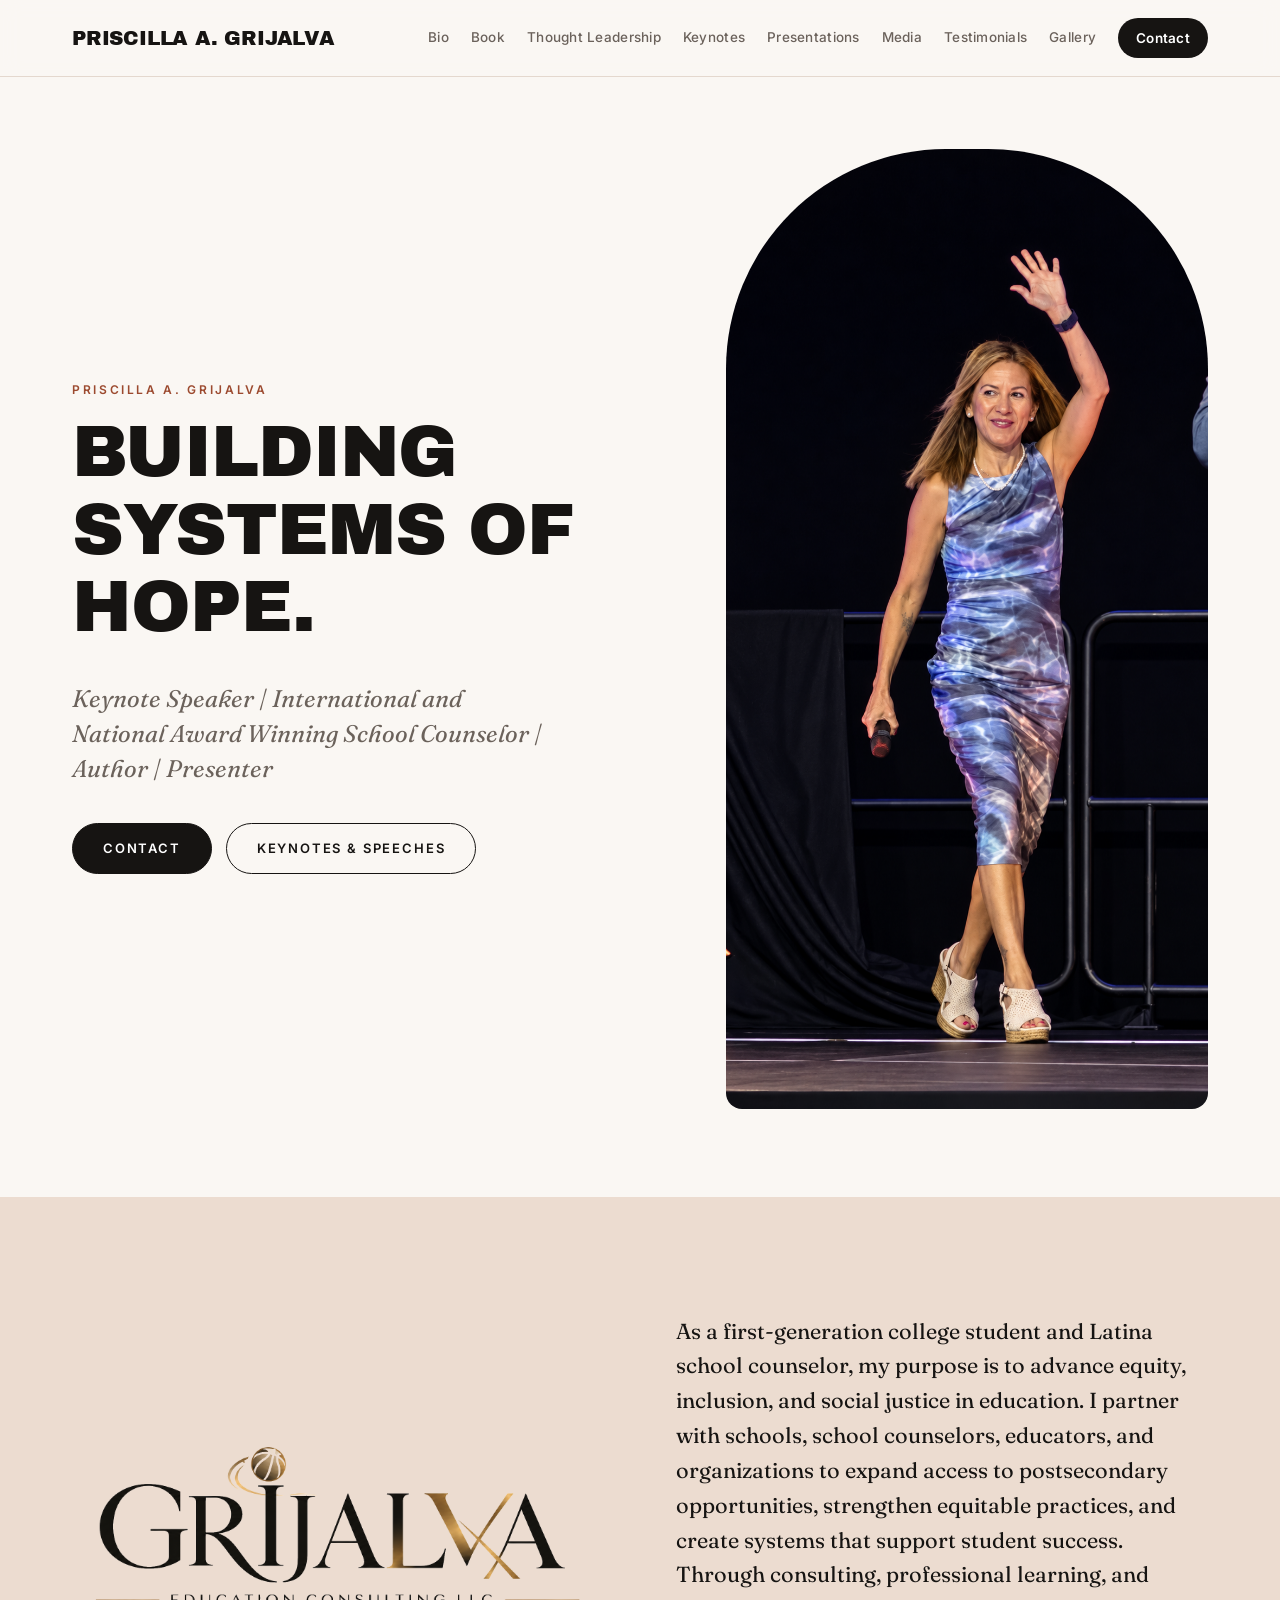
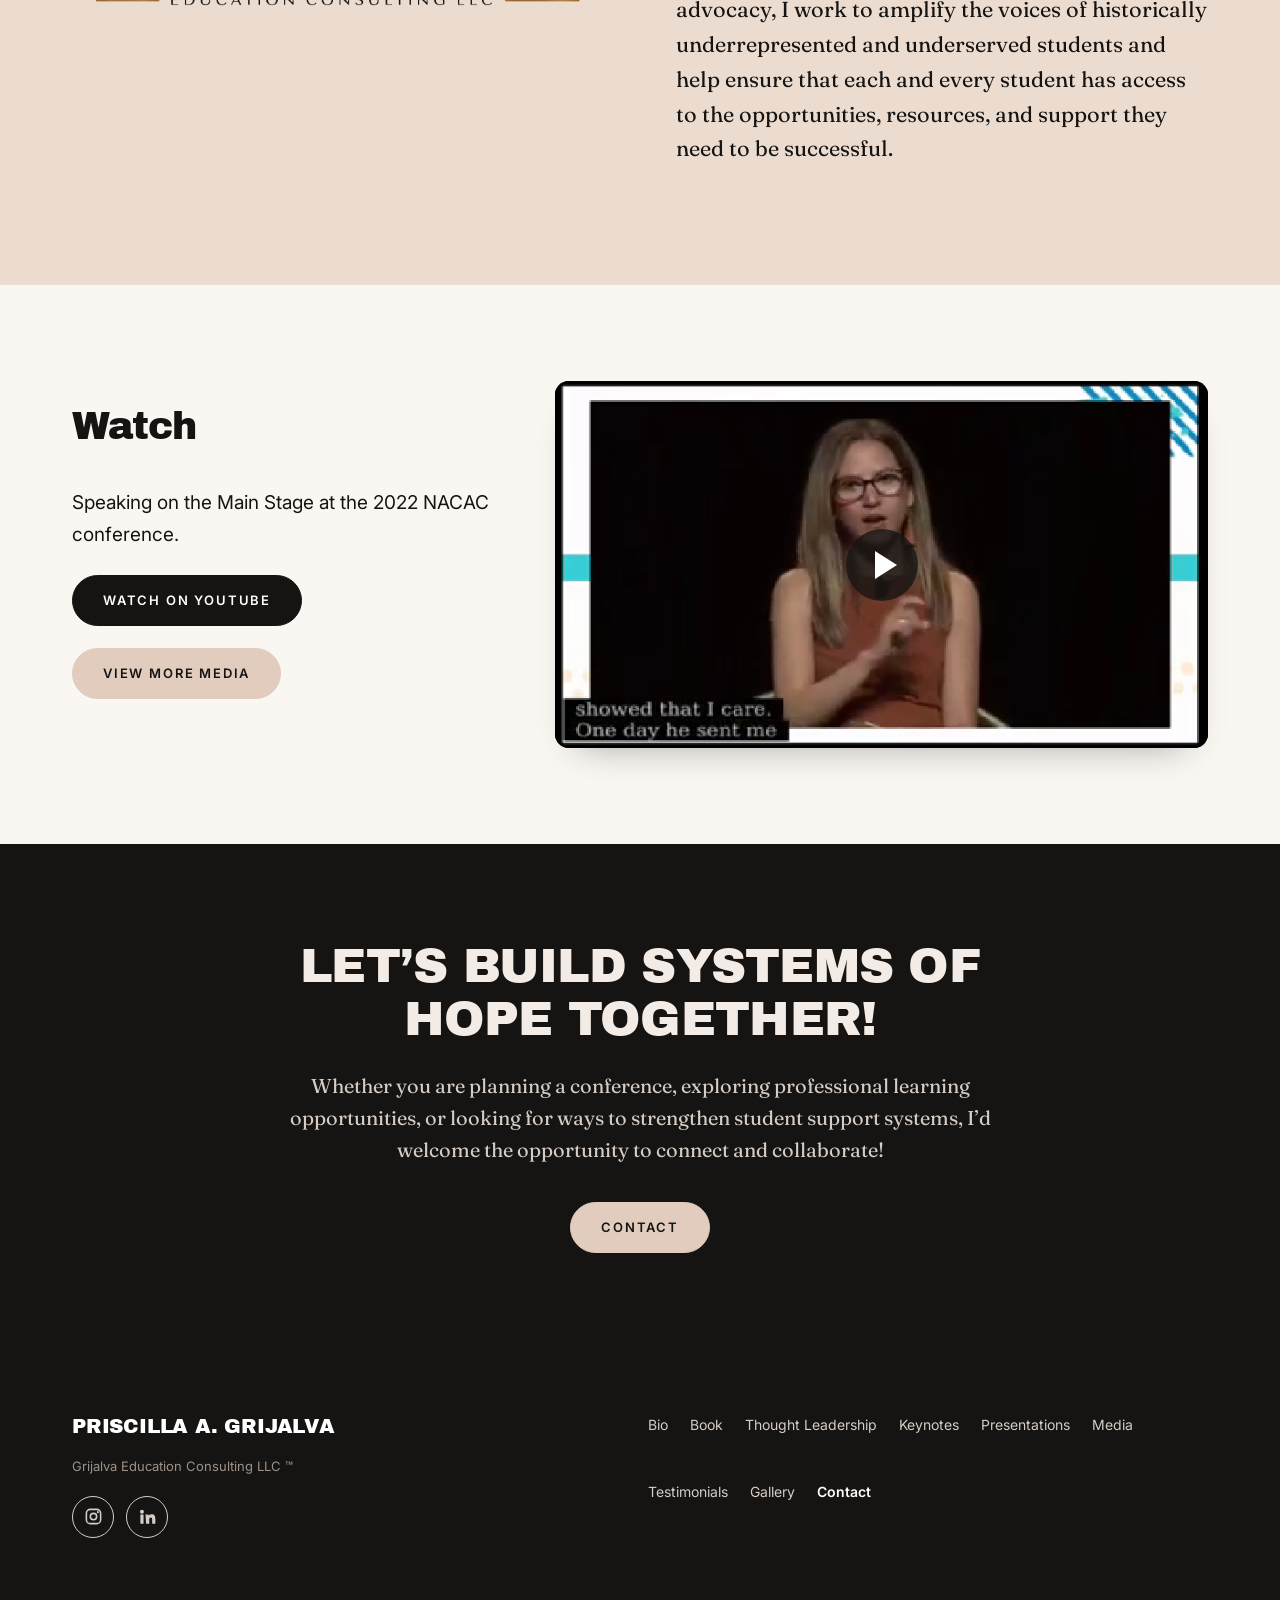
<file: index.html>
<!doctype html><html lang="en"><head>
<script async src="https://www.googletagmanager.com/gtag/js?id=G-417RDD5NJD"></script>
<script>window.dataLayer=window.dataLayer||[];function gtag(){dataLayer.push(arguments);}gtag("js",new Date());gtag("config","G-417RDD5NJD");</script>
<meta charset="utf-8"><meta name="viewport" content="width=device-width,initial-scale=1">
<title>Priscilla A. Grijalva</title>
<link rel="preconnect" href="https://fonts.googleapis.com"><link rel="preconnect" href="https://fonts.gstatic.com" crossorigin>
<link href="https://fonts.googleapis.com/css2?family=Archivo+Black&family=Fraunces:ital,opsz,wght@0,9..144,400;0,9..144,600;1,9..144,400&family=Inter:wght@400;500;600&display=swap" rel="stylesheet">
<link rel="stylesheet" href="assets/css/style.css?v=r13"></head><body>
<a class="skip" href="#page">Skip to Content</a>
<header class="site-header"><div class="wrap hbar"><a class="brand" href="index.html">Priscilla A. Grijalva</a>
<button class="menu-btn" aria-label="Menu" aria-expanded="false"><span></span><span></span></button>
<nav class="nav"><a href="bio.html">Bio</a><a href="book.html">Book</a><a href="media.html">Thought Leadership</a><a href="speaking-1.html">Keynotes</a><a href="presentations-and-workshops.html">Presentations</a><a href="media-1.html">Media</a><a href="reviews-and-testimonies.html">Testimonials</a><a href="gallery.html">Gallery</a><a href="contact.html" class=nav-cta>Contact</a></nav></div></header>
<main id="page">
<section class="hero"><div class="wrap hero-grid">
 <div class="hero-text"><p class="kicker">Priscilla A. Grijalva</p><h1>Building Systems of Hope.</h1>
 <p class="tagline">Keynote Speaker | International and National Award Winning School Counselor | Author | Presenter</p>
 <div class="btns"><a class="btn" href="contact.html">Contact</a><a class="btn ghost" href="speaking-1.html">Keynotes &amp; Speeches</a></div></div>
 <div class="hero-img"><img src="assets/img/c5d86e70-updated.png" alt="Priscilla A. Grijalva"></div>
</div></section>
<section class="band blush"><div class="wrap split">
 <div class="split-img"><img src="assets/img/d09942e5-8feb2afe-dec7-43ca-8141-76abfdc5369c.png" alt=""></div>
 <div><p class="big">As a first-generation college student and Latina school counselor, my purpose is to advance equity, inclusion, and social justice in education. I partner with schools, school counselors, educators, and organizations to expand access to postsecondary opportunities, strengthen equitable practices, and create systems that support student success. Through consulting, professional learning, and advocacy, I work to amplify the voices of historically underrepresented and underserved students and help ensure that each and every student has access to the opportunities, resources, and support they need to be successful.</p></div>
</div></section>
<section class="band watch"><div class="wrap feature-vid">
 <div class="fv-text"><h2 class="sec">Watch</h2><p>Speaking on the Main Stage at the 2022 NACAC conference.</p><a class="btn" href="https://youtu.be/ZvJB_HISdPU" target="_blank" rel="noopener">Watch on YouTube</a><p class="more-media"><a class="btn light" href="media-1.html">View more media</a></p></div>
 <div class="vid"><button class="vid-cover" aria-label="Play NACAC 2022 Main Stage" onclick="this.outerHTML='<iframe src=&quot;https://www.youtube.com/embed/ZvJB_HISdPU?autoplay=1&quot; title=&quot;NACAC 2022 Main Stage&quot; allow=&quot;autoplay; fullscreen&quot; allowfullscreen></iframe>'"><img src="assets/img/nacac-cover.png" alt="Priscilla speaking on the NACAC 2022 main stage"><span class="play"></span></button></div>
</div></section>
<section class="band dark"><div class="wrap cta"><h2>Let’s Build Systems of Hope Together!</h2>
<p>Whether you are planning a conference, exploring professional learning opportunities, or looking for ways to strengthen student support systems, I’d welcome the opportunity to connect and collaborate!</p>
<a class="btn light" href="contact.html">Contact</a></div></section></main>
<footer class="site-footer"><div class="wrap fgrid"><div><a class="brand light" href="index.html">Priscilla A. Grijalva</a><p class="fine">Grijalva Education Consulting LLC ™</p><div class="social"><a href="https://www.instagram.com/grijalvaeducation/" aria-label="Instagram" target="_blank" rel="noopener"><svg viewBox="0 0 24 24" aria-hidden="true"><rect x="3" y="3" width="18" height="18" rx="5" fill="none" stroke="currentColor" stroke-width="2"/><circle cx="12" cy="12" r="4" fill="none" stroke="currentColor" stroke-width="2"/><circle cx="17.5" cy="6.5" r="1.3" fill="currentColor"/></svg></a><a href="https://www.linkedin.com/in/priscilla-grijalva-0228591a4/" aria-label="LinkedIn" target="_blank" rel="noopener"><svg viewBox="0 0 24 24" aria-hidden="true"><path fill="currentColor" d="M4.98 3.5a2.5 2.5 0 1 1 0 5 2.5 2.5 0 0 1 0-5zM3 9.5h4V21H3zM9.5 9.5h3.8v1.6h.05c.53-1 1.83-2.05 3.77-2.05 4.03 0 4.78 2.65 4.78 6.1V21h-4v-5.1c0-1.22-.02-2.79-1.7-2.79-1.7 0-1.96 1.33-1.96 2.7V21h-4z"/></svg></a></div></div>
<nav class="fnav"><a href="bio.html">Bio</a><a href="book.html">Book</a><a href="media.html">Thought Leadership</a><a href="speaking-1.html">Keynotes</a><a href="presentations-and-workshops.html">Presentations</a><a href="media-1.html">Media</a><a href="reviews-and-testimonies.html">Testimonials</a><a href="gallery.html">Gallery</a><a href="contact.html" class=nav-cta>Contact</a></nav></div></footer>
<script src="assets/js/main.js"></script></body></html>
</file>
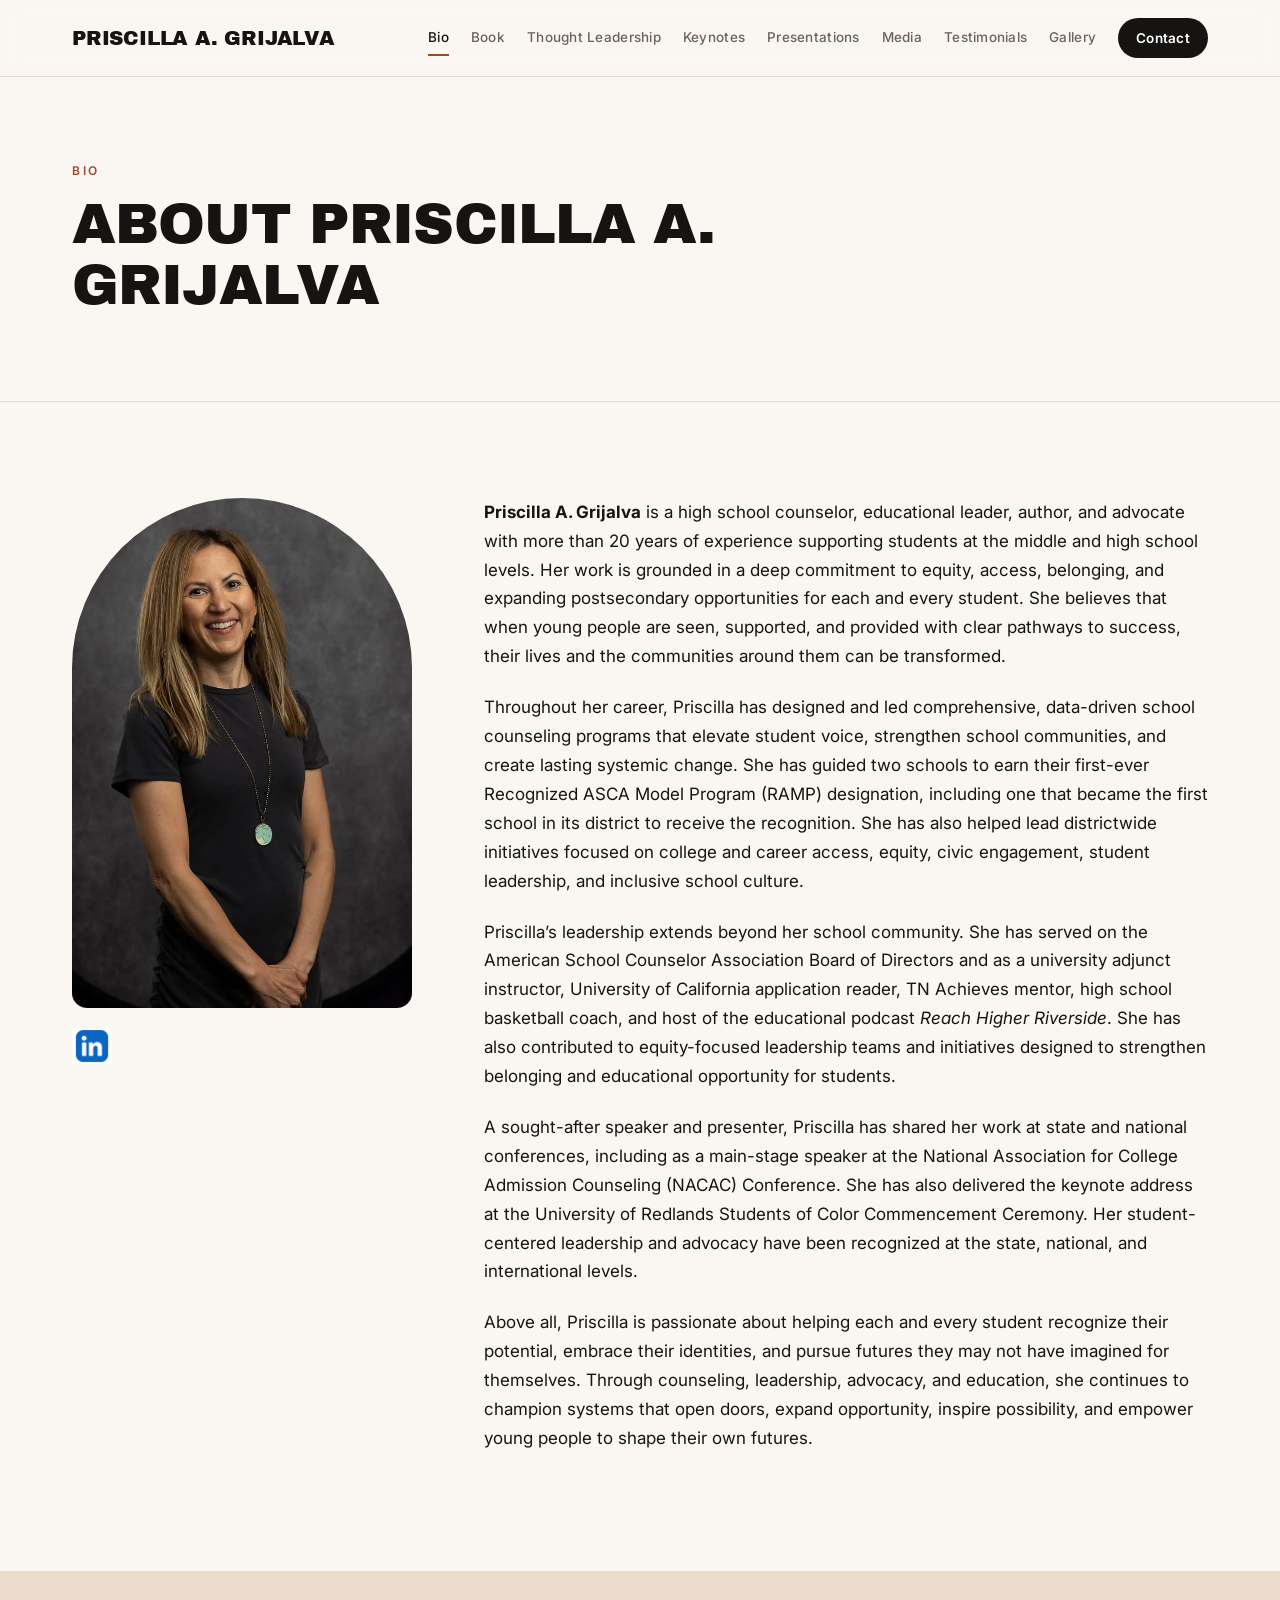
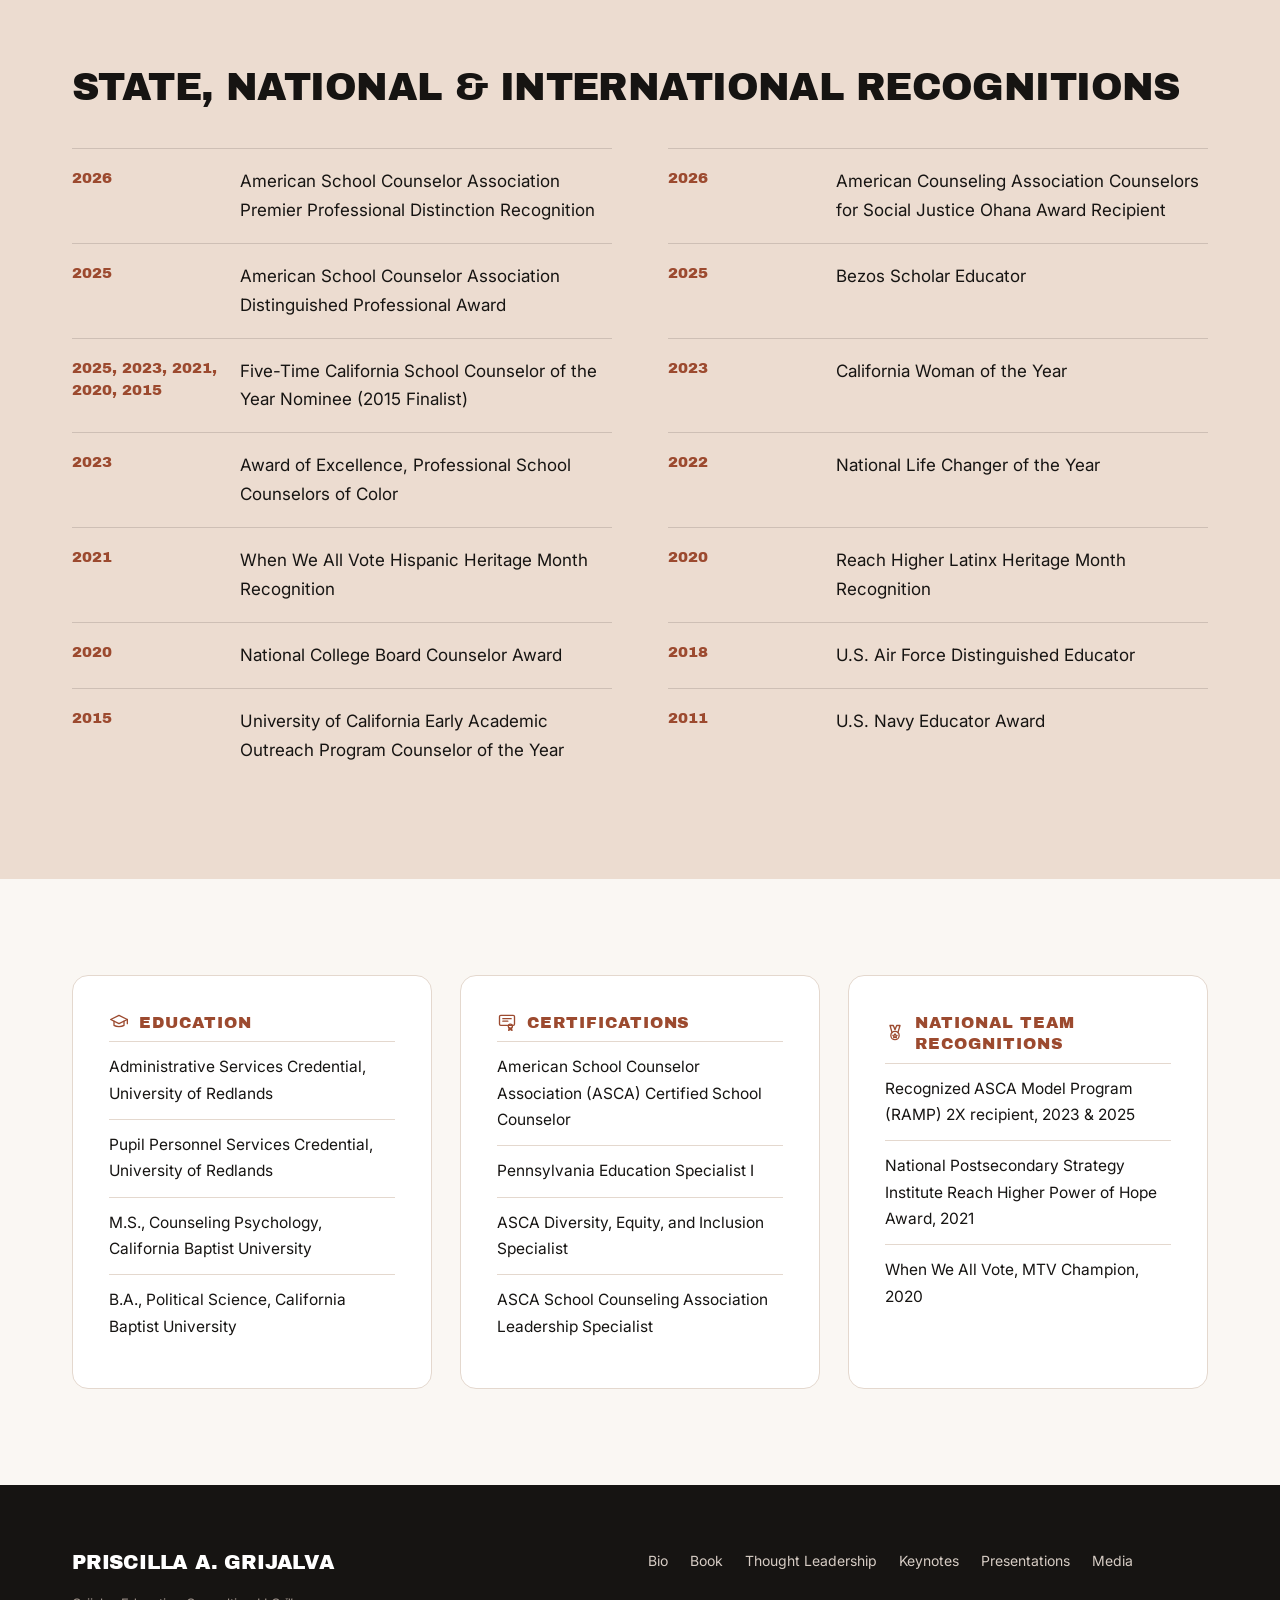
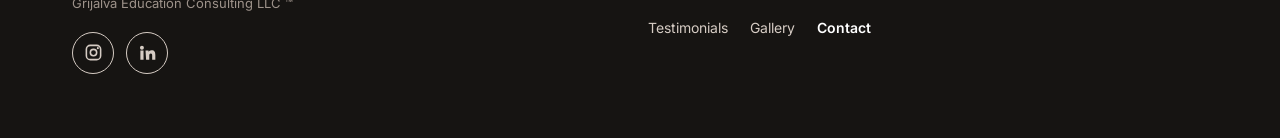
<file: bio.html>
<!doctype html><html lang="en"><head>
<script async src="https://www.googletagmanager.com/gtag/js?id=G-417RDD5NJD"></script>
<script>window.dataLayer=window.dataLayer||[];function gtag(){dataLayer.push(arguments);}gtag("js",new Date());gtag("config","G-417RDD5NJD");</script>
<meta charset="utf-8"><meta name="viewport" content="width=device-width,initial-scale=1">
<title>Bio — Priscilla A. Grijalva</title>
<link rel="preconnect" href="https://fonts.googleapis.com"><link rel="preconnect" href="https://fonts.gstatic.com" crossorigin>
<link href="https://fonts.googleapis.com/css2?family=Archivo+Black&family=Fraunces:ital,opsz,wght@0,9..144,400;0,9..144,600;1,9..144,400&family=Inter:wght@400;500;600&display=swap" rel="stylesheet">
<link rel="stylesheet" href="assets/css/style.css?v=r13"></head><body>
<a class="skip" href="#page">Skip to Content</a>
<header class="site-header"><div class="wrap hbar"><a class="brand" href="index.html">Priscilla A. Grijalva</a>
<button class="menu-btn" aria-label="Menu" aria-expanded="false"><span></span><span></span></button>
<nav class="nav"><a href="bio.html" aria-current=page>Bio</a><a href="book.html">Book</a><a href="media.html">Thought Leadership</a><a href="speaking-1.html">Keynotes</a><a href="presentations-and-workshops.html">Presentations</a><a href="media-1.html">Media</a><a href="reviews-and-testimonies.html">Testimonials</a><a href="gallery.html">Gallery</a><a href="contact.html" class=nav-cta>Contact</a></nav></div></header>
<main id="page"><section class="phero"><div class="wrap"><p class="kicker">Bio</p><h1>About Priscilla A. Grijalva</h1></div></section>
<section class="band"><div class="wrap bio">
<aside class="bio-side"><img class="portrait" src="assets/img/bb8c48f5-293766368_10158690024188457_73129225213965542_n.jpg" alt="Priscilla A. Grijalva">
<a class="li-link" href="https://www.linkedin.com/in/priscilla-grijalva-0228591a4/" target="_blank" rel="noopener"><img src="assets/img/5e16b6bf-download.png" alt="LinkedIn"></a></aside>
<div class="prose">
<p><strong>Priscilla A. Grijalva</strong> is a high school counselor, educational leader, author, and advocate with more than 20 years of experience supporting students at the middle and high school levels. Her work is grounded in a deep commitment to equity, access, belonging, and expanding postsecondary opportunities for each and every student. She believes that when young people are seen, supported, and provided with clear pathways to success, their lives and the communities around them can be transformed.</p>
<p>Throughout her career, Priscilla has designed and led comprehensive, data-driven school counseling programs that elevate student voice, strengthen school communities, and create lasting systemic change. She has guided two schools to earn their first-ever Recognized ASCA Model Program (RAMP) designation, including one that became the first school in its district to receive the recognition. She has also helped lead districtwide initiatives focused on college and career access, equity, civic engagement, student leadership, and inclusive school culture.</p>
<p>Priscilla’s leadership extends beyond her school community. She has served on the American School Counselor Association Board of Directors and as a university adjunct instructor, University of California application reader, TN Achieves mentor, high school basketball coach, and host of the educational podcast <em>Reach Higher Riverside</em>. She has also contributed to equity-focused leadership teams and initiatives designed to strengthen belonging and educational opportunity for students.</p>
<p>A sought-after speaker and presenter, Priscilla has shared her work at state and national conferences, including as a main-stage speaker at the National Association for College Admission Counseling (NACAC) Conference. She has also delivered the keynote address at the University of Redlands Students of Color Commencement Ceremony. Her student-centered leadership and advocacy have been recognized at the state, national, and international levels.</p>
<p>Above all, Priscilla is passionate about helping each and every student recognize their potential, embrace their identities, and pursue futures they may not have imagined for themselves. Through counseling, leadership, advocacy, and education, she continues to champion systems that open doors, expand opportunity, inspire possibility, and empower young people to shape their own futures.</p>
</div></div></section>
<section class="band blush"><div class="wrap"><h2 class="sec">STATE, NATIONAL &amp; INTERNATIONAL RECOGNITIONS</h2><ul class="awards"><li><span class="yr">2026</span><span>American School Counselor Association Premier Professional Distinction Recognition</span></li><li><span class="yr">2026</span><span>American Counseling Association Counselors for Social Justice Ohana Award Recipient</span></li><li><span class="yr">2025</span><span>American School Counselor Association Distinguished Professional Award</span></li><li><span class="yr">2025</span><span>Bezos Scholar Educator</span></li><li><span class="yr">2025, 2023, 2021, 2020, 2015</span><span>Five-Time California School Counselor of the Year Nominee (2015 Finalist)</span></li><li><span class="yr">2023</span><span>California Woman of the Year</span></li><li><span class="yr">2023</span><span>Award of Excellence, Professional School Counselors of Color</span></li><li><span class="yr">2022</span><span>National Life Changer of the Year</span></li><li><span class="yr">2021</span><span>When We All Vote Hispanic Heritage Month Recognition</span></li><li><span class="yr">2020</span><span>Reach Higher Latinx Heritage Month Recognition</span></li><li><span class="yr">2020</span><span>National College Board Counselor Award</span></li><li><span class="yr">2018</span><span>U.S. Air Force Distinguished Educator</span></li><li><span class="yr">2015</span><span>University of California Early Academic Outreach Program Counselor of the Year</span></li><li><span class="yr">2011</span><span>U.S. Navy Educator Award</span></li></ul></div></section>
<section class="band"><div class="wrap cols3">
<div class="card"><h3 class="ih"><svg class="ico" width="18" height="18" viewBox="0 0 24 24" fill="none" stroke="#9c4a2f" stroke-width="1.6" stroke-linecap="round" stroke-linejoin="round" aria-hidden="true"><path d="M2 9l10-5 10 5-10 5z"/><path d="M6 11v5c3 2 9 2 12 0v-5"/><path d="M22 9v5"/></svg><span>EDUCATION</span></h3><ul class="clean"><li>Administrative Services Credential, University of Redlands</li><li>Pupil Personnel Services Credential, University of Redlands</li><li>M.S., Counseling Psychology, California Baptist University</li><li>B.A., Political Science, California Baptist University</li></ul></div><div class="card"><h3 class="ih"><svg class="ico" width="18" height="18" viewBox="0 0 24 24" fill="none" stroke="#9c4a2f" stroke-width="1.6" stroke-linecap="round" stroke-linejoin="round" aria-hidden="true"><rect x="3" y="4" width="18" height="12" rx="1.5"/><path d="M7 8h10M7 11h6"/><circle cx="16" cy="17" r="2.5"/><path d="M14.8 19l-.8 3 2-1 2 1-.8-3"/></svg><span>CERTIFICATIONS</span></h3><ul class="clean"><li>American School Counselor Association (ASCA) Certified School Counselor</li><li>Pennsylvania Education Specialist I</li><li>ASCA Diversity, Equity, and Inclusion Specialist</li><li>ASCA School Counseling Association Leadership Specialist</li></ul></div><div class="card"><h3 class="ih"><svg class="ico" width="18" height="18" viewBox="0 0 24 24" fill="none" stroke="#9c4a2f" stroke-width="1.6" stroke-linecap="round" stroke-linejoin="round" aria-hidden="true"><circle cx="12" cy="15" r="5"/><path d="M8.5 11.5L6 3h4l2 5 2-5h4l-2.5 8.5"/><path d="M12 13l.8 1.6 1.7.2-1.2 1.2.3 1.7-1.6-.8-1.6.8.3-1.7-1.2-1.2 1.7-.2z"/></svg><span>NATIONAL TEAM RECOGNITIONS</span></h3><ul class="clean"><li>Recognized ASCA Model Program (RAMP) 2X recipient, 2023 &amp; 2025</li><li>National Postsecondary Strategy Institute Reach Higher Power of Hope Award, 2021</li><li>When We All Vote, MTV Champion, 2020</li></ul></div>
</div></section></main>
<footer class="site-footer"><div class="wrap fgrid"><div><a class="brand light" href="index.html">Priscilla A. Grijalva</a><p class="fine">Grijalva Education Consulting LLC ™</p><div class="social"><a href="https://www.instagram.com/grijalvaeducation/" aria-label="Instagram" target="_blank" rel="noopener"><svg viewBox="0 0 24 24" aria-hidden="true"><rect x="3" y="3" width="18" height="18" rx="5" fill="none" stroke="currentColor" stroke-width="2"/><circle cx="12" cy="12" r="4" fill="none" stroke="currentColor" stroke-width="2"/><circle cx="17.5" cy="6.5" r="1.3" fill="currentColor"/></svg></a><a href="https://www.linkedin.com/in/priscilla-grijalva-0228591a4/" aria-label="LinkedIn" target="_blank" rel="noopener"><svg viewBox="0 0 24 24" aria-hidden="true"><path fill="currentColor" d="M4.98 3.5a2.5 2.5 0 1 1 0 5 2.5 2.5 0 0 1 0-5zM3 9.5h4V21H3zM9.5 9.5h3.8v1.6h.05c.53-1 1.83-2.05 3.77-2.05 4.03 0 4.78 2.65 4.78 6.1V21h-4v-5.1c0-1.22-.02-2.79-1.7-2.79-1.7 0-1.96 1.33-1.96 2.7V21h-4z"/></svg></a></div></div>
<nav class="fnav"><a href="bio.html" aria-current=page>Bio</a><a href="book.html">Book</a><a href="media.html">Thought Leadership</a><a href="speaking-1.html">Keynotes</a><a href="presentations-and-workshops.html">Presentations</a><a href="media-1.html">Media</a><a href="reviews-and-testimonies.html">Testimonials</a><a href="gallery.html">Gallery</a><a href="contact.html" class=nav-cta>Contact</a></nav></div></footer>
<script src="assets/js/main.js"></script></body></html>
</file>
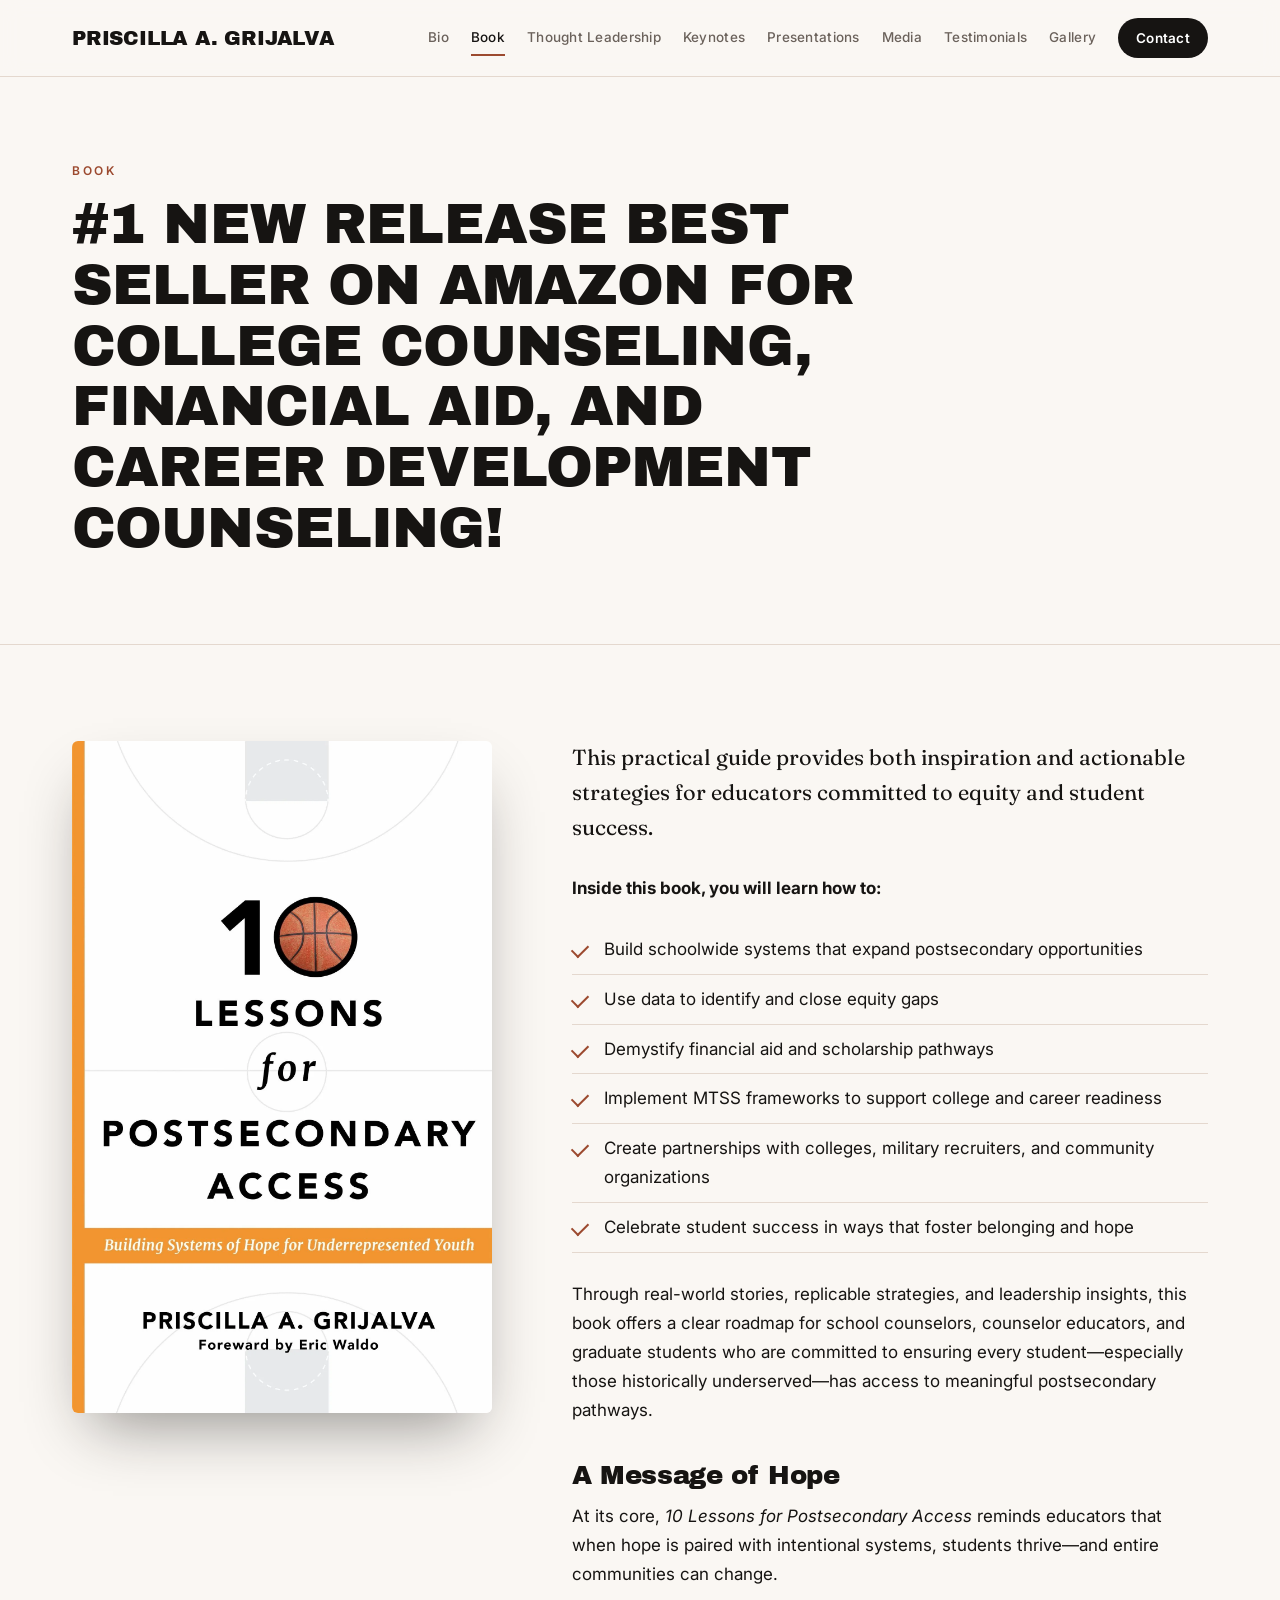
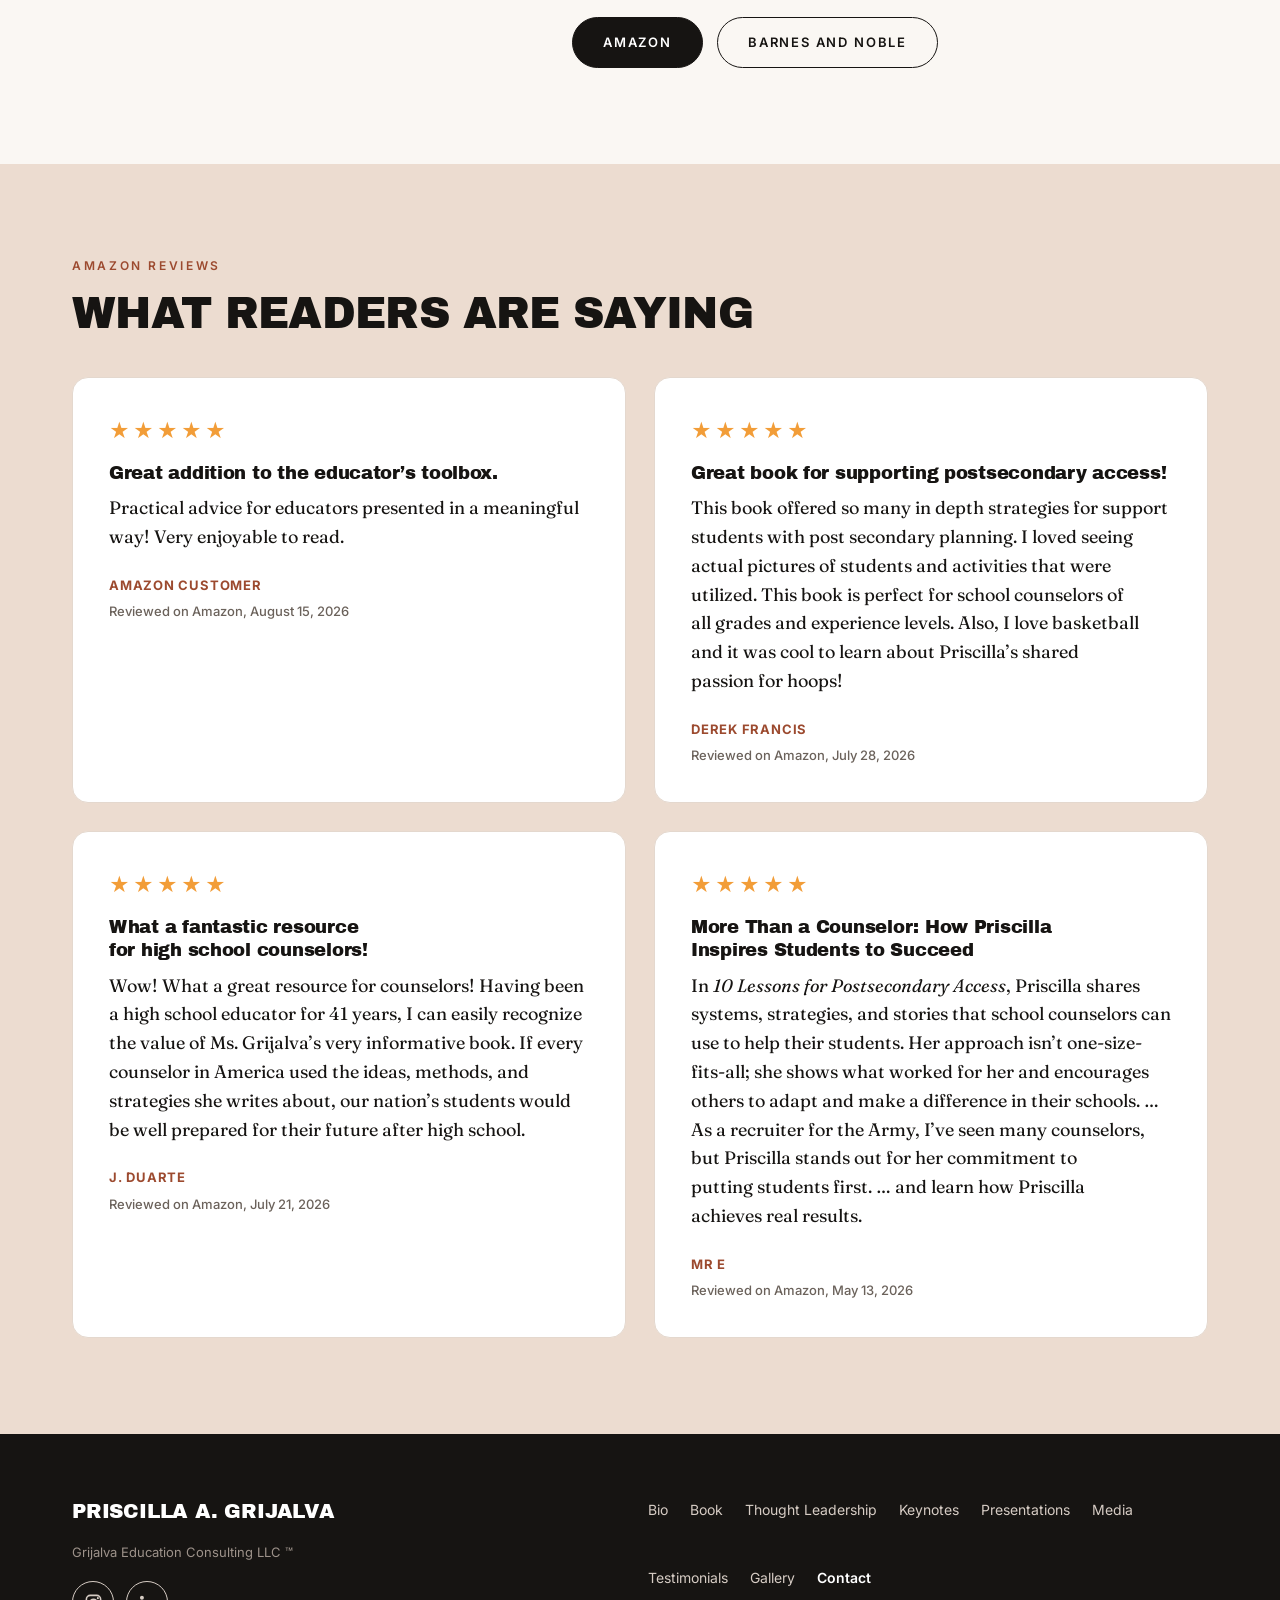
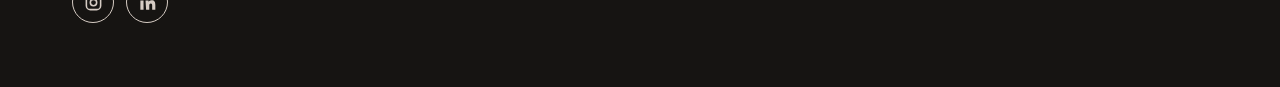
<file: book.html>
<!doctype html><html lang="en"><head>
<script async src="https://www.googletagmanager.com/gtag/js?id=G-417RDD5NJD"></script>
<script>window.dataLayer=window.dataLayer||[];function gtag(){dataLayer.push(arguments);}gtag("js",new Date());gtag("config","G-417RDD5NJD");</script>
<meta charset="utf-8"><meta name="viewport" content="width=device-width,initial-scale=1">
<title>Book — Priscilla A. Grijalva</title>
<link rel="preconnect" href="https://fonts.googleapis.com"><link rel="preconnect" href="https://fonts.gstatic.com" crossorigin>
<link href="https://fonts.googleapis.com/css2?family=Archivo+Black&family=Fraunces:ital,opsz,wght@0,9..144,400;0,9..144,600;1,9..144,400&family=Inter:wght@400;500;600&display=swap" rel="stylesheet">
<link rel="stylesheet" href="assets/css/style.css?v=r13"></head><body>
<a class="skip" href="#page">Skip to Content</a>
<header class="site-header"><div class="wrap hbar"><a class="brand" href="index.html">Priscilla A. Grijalva</a>
<button class="menu-btn" aria-label="Menu" aria-expanded="false"><span></span><span></span></button>
<nav class="nav"><a href="bio.html">Bio</a><a href="book.html" aria-current=page>Book</a><a href="media.html">Thought Leadership</a><a href="speaking-1.html">Keynotes</a><a href="presentations-and-workshops.html">Presentations</a><a href="media-1.html">Media</a><a href="reviews-and-testimonies.html">Testimonials</a><a href="gallery.html">Gallery</a><a href="contact.html" class=nav-cta>Contact</a></nav></div></header>
<main id="page"><section class="phero"><div class="wrap"><p class="kicker">Book</p><h1>#1 New Release Best Seller on Amazon for College Counseling, Financial Aid, and Career Development Counseling!</h1></div></section>
<section class="band"><div class="wrap book">
<div class="cover"><img src="assets/img/5e20eb6d-10-lessons-ebook-2.jpg" alt="10 Lessons for Postsecondary Access"></div>
<div class="prose"><p class="big">This practical guide provides both inspiration and actionable strategies for educators committed to equity and student success.</p>
<p><strong>Inside this book, you will learn how to:</strong></p><ul class="checks"><li>Build schoolwide systems that expand postsecondary opportunities</li><li>Use data to identify and close equity gaps</li><li>Demystify financial aid and scholarship pathways</li><li>Implement MTSS frameworks to support college and career readiness</li><li>Create partnerships with colleges, military recruiters, and community organizations</li><li>Celebrate student success in ways that foster belonging and hope</li></ul>
<p>Through real-world stories, replicable strategies, and leadership insights, this book offers a clear roadmap for school counselors, counselor educators, and graduate students who are committed to ensuring every student—especially those historically underserved—has access to meaningful postsecondary pathways.</p>
<h3>A Message of Hope</h3>
<p>At its core, <em>10 Lessons for Postsecondary Access</em> reminds educators that when hope is paired with intentional systems, students thrive—and entire communities can change.</p>
<div class="btns"><a class="btn" href="https://a.co/d/09HybLFw" target="_blank" rel="noopener">Amazon</a><a class="btn ghost" href="https://www.barnesandnoble.com/w/10-lessons-for-postsecondary-access-priscilla-grijalva/1150237071?ean=9798234047403" target="_blank" rel="noopener">Barnes and Noble</a></div>
</div></div></section>
<section class="band blush"><div class="wrap"><p class="kicker">Amazon Reviews</p><h2 class="rv-h">What Readers Are Saying</h2><div class="reviews"><figure class="review"><div class="stars" aria-label="5 out of 5 stars">★★★★★</div><h3>Great addition to the educator’s toolbox.</h3><blockquote>Practical advice for educators presented in a meaningful way! Very enjoyable to read.</blockquote><figcaption><strong>Amazon Customer</strong><span>Reviewed on Amazon, August 15, 2026</span></figcaption></figure><figure class="review"><div class="stars" aria-label="5 out of 5 stars">★★★★★</div><h3>Great book for supporting postsecondary access!</h3><blockquote>This book offered so many in depth strategies for support students with post secondary planning. I loved seeing actual pictures of students and activities that were utilized. This book is perfect for school counselors of all grades and experience levels. Also, I love basketball and it was cool to learn about Priscilla’s shared passion for&nbsp;hoops!</blockquote><figcaption><strong>Derek Francis</strong><span>Reviewed on Amazon, July 28, 2026</span></figcaption></figure><figure class="review"><div class="stars" aria-label="5 out of 5 stars">★★★★★</div><h3>What a fantastic resource for high school counselors!</h3><blockquote>Wow! What a great resource for counselors! Having been a high school educator for 41 years, I can easily recognize the value of Ms. Grijalva’s very informative book. If every counselor in America used the ideas, methods, and strategies she writes about, our nation’s students would be well prepared for their future after high&nbsp;school.</blockquote><figcaption><strong>J. Duarte</strong><span>Reviewed on Amazon, July 21, 2026</span></figcaption></figure><figure class="review"><div class="stars" aria-label="5 out of 5 stars">★★★★★</div><h3>More Than a Counselor: How Priscilla Inspires Students to Succeed</h3><blockquote>In <em>10 Lessons for Postsecondary Access</em>, Priscilla shares systems, strategies, and stories that school counselors can use to help their students. Her approach isn’t one-size-fits-all; she shows what worked for her and encourages others to adapt and make a difference in their schools. … As a recruiter for the Army, I’ve seen many counselors, but Priscilla stands out for her commitment to putting students first. … and learn how Priscilla achieves real&nbsp;results.</blockquote><figcaption><strong>Mr E</strong><span>Reviewed on Amazon, May 13, 2026</span></figcaption></figure></div></div></section></main>
<footer class="site-footer"><div class="wrap fgrid"><div><a class="brand light" href="index.html">Priscilla A. Grijalva</a><p class="fine">Grijalva Education Consulting LLC ™</p><div class="social"><a href="https://www.instagram.com/grijalvaeducation/" aria-label="Instagram" target="_blank" rel="noopener"><svg viewBox="0 0 24 24" aria-hidden="true"><rect x="3" y="3" width="18" height="18" rx="5" fill="none" stroke="currentColor" stroke-width="2"/><circle cx="12" cy="12" r="4" fill="none" stroke="currentColor" stroke-width="2"/><circle cx="17.5" cy="6.5" r="1.3" fill="currentColor"/></svg></a><a href="https://www.linkedin.com/in/priscilla-grijalva-0228591a4/" aria-label="LinkedIn" target="_blank" rel="noopener"><svg viewBox="0 0 24 24" aria-hidden="true"><path fill="currentColor" d="M4.98 3.5a2.5 2.5 0 1 1 0 5 2.5 2.5 0 0 1 0-5zM3 9.5h4V21H3zM9.5 9.5h3.8v1.6h.05c.53-1 1.83-2.05 3.77-2.05 4.03 0 4.78 2.65 4.78 6.1V21h-4v-5.1c0-1.22-.02-2.79-1.7-2.79-1.7 0-1.96 1.33-1.96 2.7V21h-4z"/></svg></a></div></div>
<nav class="fnav"><a href="bio.html">Bio</a><a href="book.html" aria-current=page>Book</a><a href="media.html">Thought Leadership</a><a href="speaking-1.html">Keynotes</a><a href="presentations-and-workshops.html">Presentations</a><a href="media-1.html">Media</a><a href="reviews-and-testimonies.html">Testimonials</a><a href="gallery.html">Gallery</a><a href="contact.html" class=nav-cta>Contact</a></nav></div></footer>
<script src="assets/js/main.js"></script></body></html>
</file>
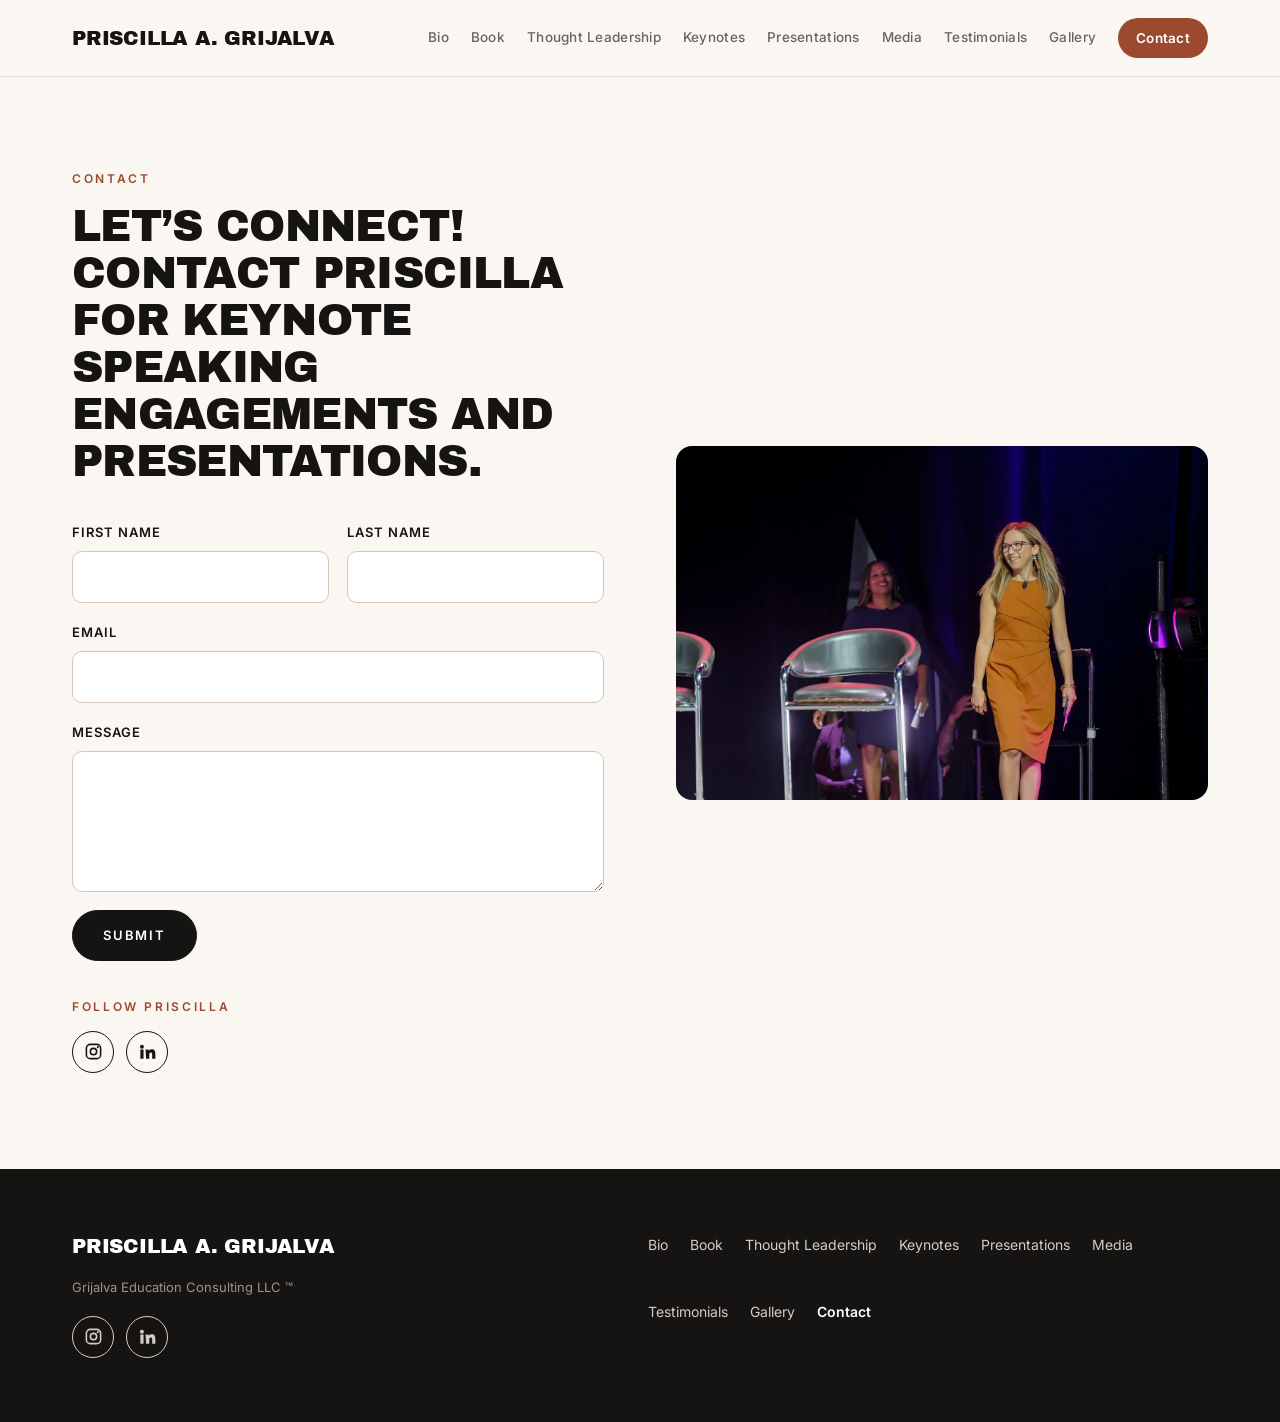
<file: contact.html>
<!doctype html><html lang="en"><head>
<script async src="https://www.googletagmanager.com/gtag/js?id=G-417RDD5NJD"></script>
<script>window.dataLayer=window.dataLayer||[];function gtag(){dataLayer.push(arguments);}gtag("js",new Date());gtag("config","G-417RDD5NJD");</script>
<meta charset="utf-8"><meta name="viewport" content="width=device-width,initial-scale=1">
<title>Contact — Priscilla A. Grijalva</title>
<link rel="preconnect" href="https://fonts.googleapis.com"><link rel="preconnect" href="https://fonts.gstatic.com" crossorigin>
<link href="https://fonts.googleapis.com/css2?family=Archivo+Black&family=Fraunces:ital,opsz,wght@0,9..144,400;0,9..144,600;1,9..144,400&family=Inter:wght@400;500;600&display=swap" rel="stylesheet">
<link rel="stylesheet" href="assets/css/style.css?v=r13"></head><body>
<a class="skip" href="#page">Skip to Content</a>
<header class="site-header"><div class="wrap hbar"><a class="brand" href="index.html">Priscilla A. Grijalva</a>
<button class="menu-btn" aria-label="Menu" aria-expanded="false"><span></span><span></span></button>
<nav class="nav"><a href="bio.html">Bio</a><a href="book.html">Book</a><a href="media.html">Thought Leadership</a><a href="speaking-1.html">Keynotes</a><a href="presentations-and-workshops.html">Presentations</a><a href="media-1.html">Media</a><a href="reviews-and-testimonies.html">Testimonials</a><a href="gallery.html">Gallery</a><a href="contact.html" class=nav-cta aria-current=page>Contact</a></nav></div></header>
<main id="page">
<section class="band contact"><div class="wrap split">
<div><p class="kicker">Contact</p><h1 class="display">Let’s connect! Contact Priscilla for keynote speaking engagements and presentations.</h1>
<form class="form" action="https://formspree.io/f/xljjjaly" method="POST"><input type="hidden" name="_subject" value="New message from priscillagrijalva.com">
<div class="row"><label>First Name<input name="fname" required></label><label>Last Name<input name="lname" required></label></div>
<label>Email<input type="email" name="email" required></label>
<label>Message<textarea name="message" rows="5" required></textarea></label>
<button class="btn" type="submit">Submit</button><p class="note fine" hidden>Preview only: this form is not connected yet.</p></form><p class="kicker soc-k">Follow Priscilla</p><div class="social dark"><a href="https://www.instagram.com/grijalvaeducation/" aria-label="Instagram" target="_blank" rel="noopener"><svg viewBox="0 0 24 24" aria-hidden="true"><rect x="3" y="3" width="18" height="18" rx="5" fill="none" stroke="currentColor" stroke-width="2"/><circle cx="12" cy="12" r="4" fill="none" stroke="currentColor" stroke-width="2"/><circle cx="17.5" cy="6.5" r="1.3" fill="currentColor"/></svg></a><a href="https://www.linkedin.com/in/priscilla-grijalva-0228591a4/" aria-label="LinkedIn" target="_blank" rel="noopener"><svg viewBox="0 0 24 24" aria-hidden="true"><path fill="currentColor" d="M4.98 3.5a2.5 2.5 0 1 1 0 5 2.5 2.5 0 0 1 0-5zM3 9.5h4V21H3zM9.5 9.5h3.8v1.6h.05c.53-1 1.83-2.05 3.77-2.05 4.03 0 4.78 2.65 4.78 6.1V21h-4v-5.1c0-1.22-.02-2.79-1.7-2.79-1.7 0-1.96 1.33-1.96 2.7V21h-4z"/></svg></a></div></div>
<div class="split-img"><img src="assets/img/86969c76-pix2.jpg" alt=""></div></div></section></main>
<footer class="site-footer"><div class="wrap fgrid"><div><a class="brand light" href="index.html">Priscilla A. Grijalva</a><p class="fine">Grijalva Education Consulting LLC ™</p><div class="social"><a href="https://www.instagram.com/grijalvaeducation/" aria-label="Instagram" target="_blank" rel="noopener"><svg viewBox="0 0 24 24" aria-hidden="true"><rect x="3" y="3" width="18" height="18" rx="5" fill="none" stroke="currentColor" stroke-width="2"/><circle cx="12" cy="12" r="4" fill="none" stroke="currentColor" stroke-width="2"/><circle cx="17.5" cy="6.5" r="1.3" fill="currentColor"/></svg></a><a href="https://www.linkedin.com/in/priscilla-grijalva-0228591a4/" aria-label="LinkedIn" target="_blank" rel="noopener"><svg viewBox="0 0 24 24" aria-hidden="true"><path fill="currentColor" d="M4.98 3.5a2.5 2.5 0 1 1 0 5 2.5 2.5 0 0 1 0-5zM3 9.5h4V21H3zM9.5 9.5h3.8v1.6h.05c.53-1 1.83-2.05 3.77-2.05 4.03 0 4.78 2.65 4.78 6.1V21h-4v-5.1c0-1.22-.02-2.79-1.7-2.79-1.7 0-1.96 1.33-1.96 2.7V21h-4z"/></svg></a></div></div>
<nav class="fnav"><a href="bio.html">Bio</a><a href="book.html">Book</a><a href="media.html">Thought Leadership</a><a href="speaking-1.html">Keynotes</a><a href="presentations-and-workshops.html">Presentations</a><a href="media-1.html">Media</a><a href="reviews-and-testimonies.html">Testimonials</a><a href="gallery.html">Gallery</a><a href="contact.html" class=nav-cta aria-current=page>Contact</a></nav></div></footer>
<script src="assets/js/main.js"></script></body></html>
</file>
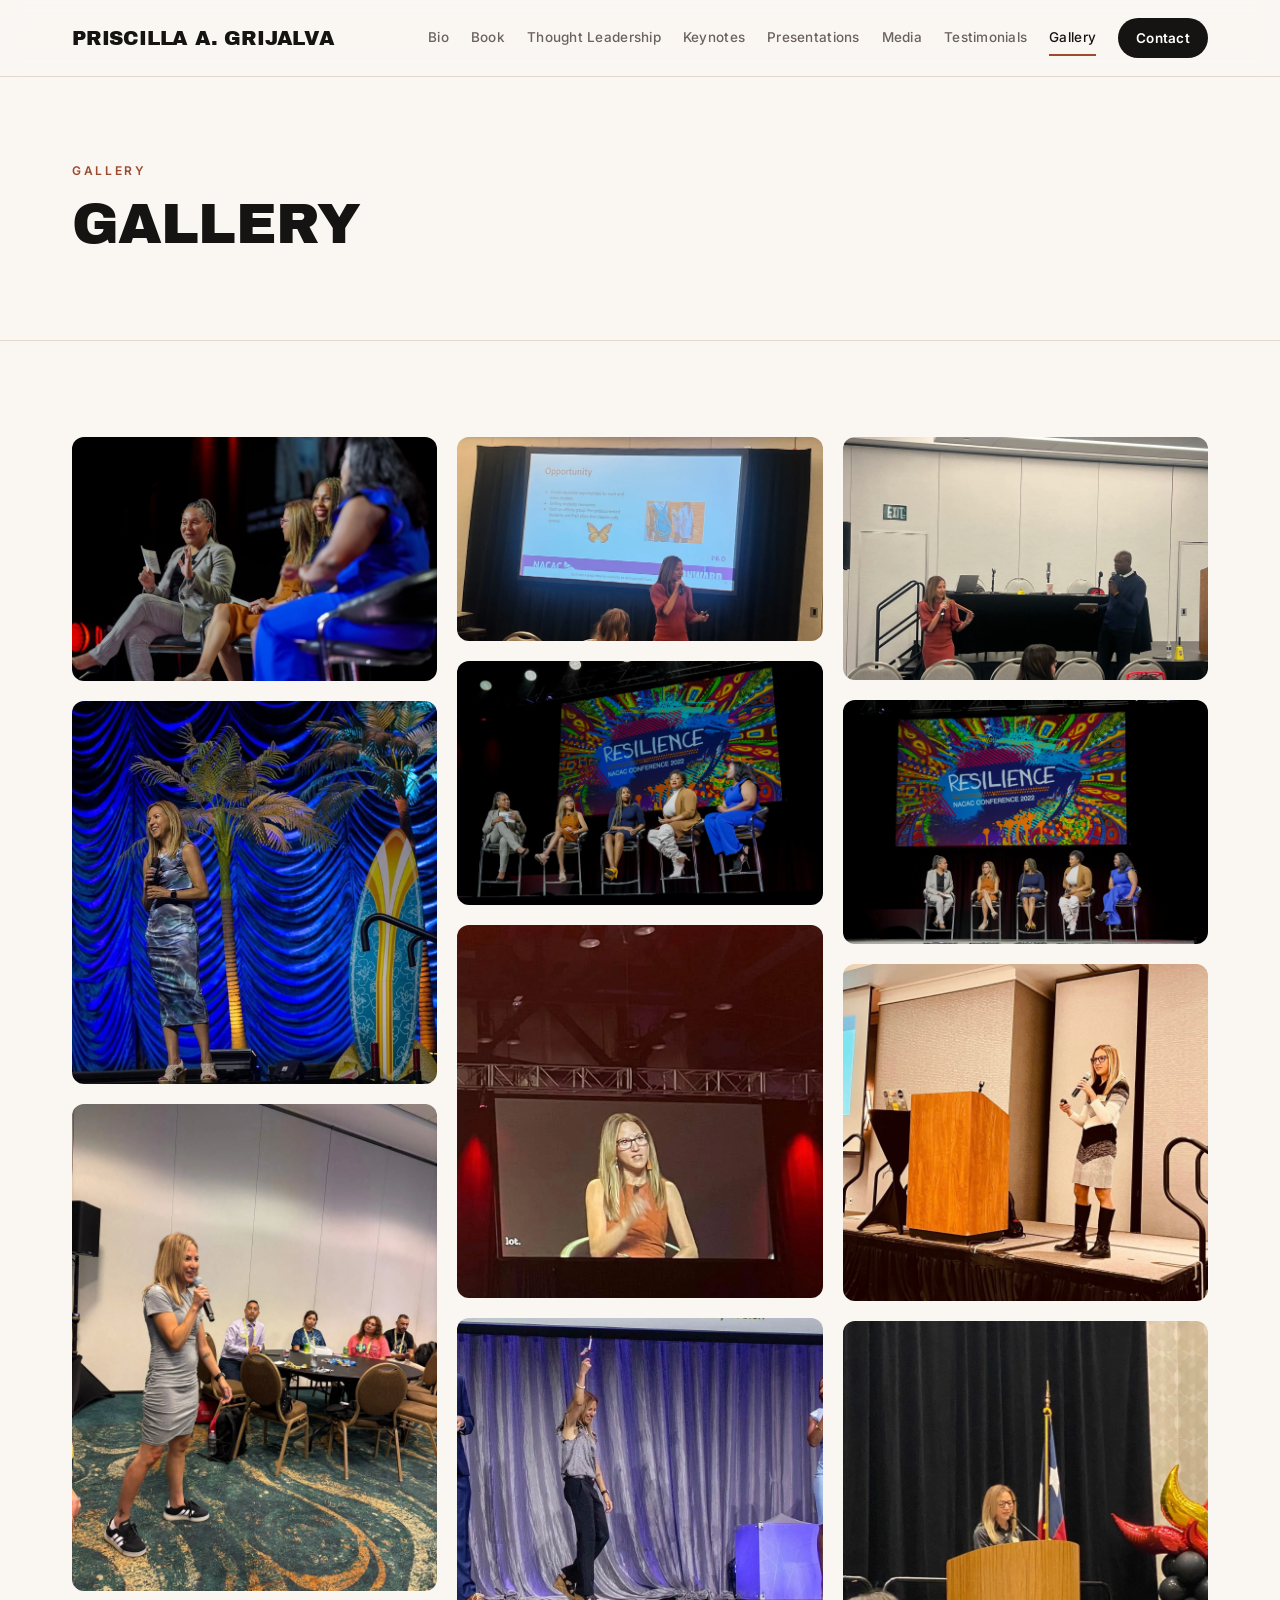
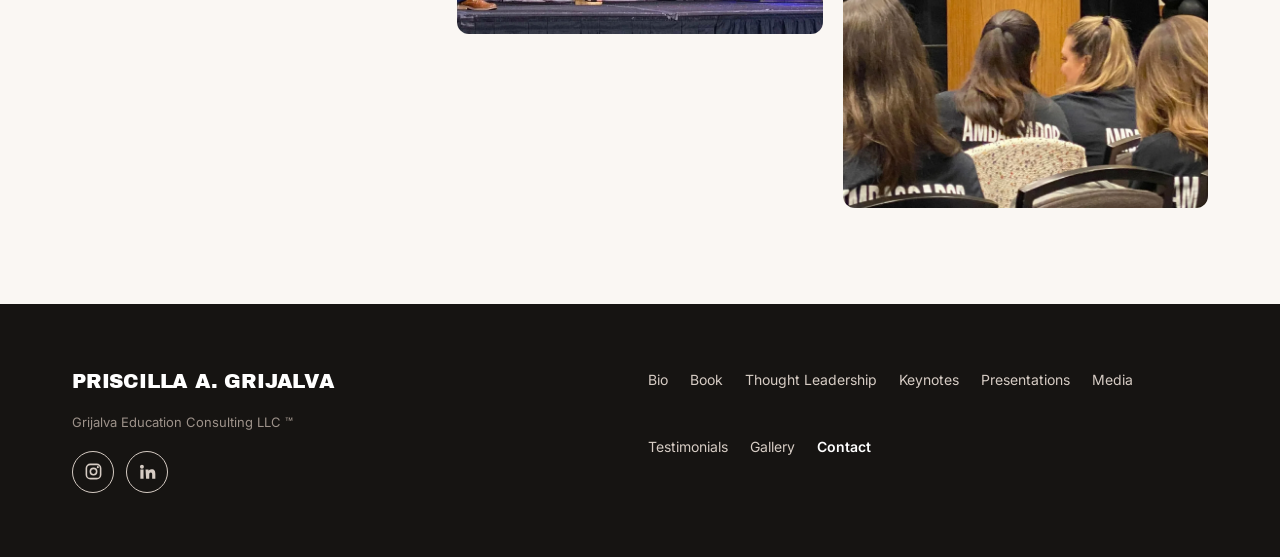
<file: gallery.html>
<!doctype html><html lang="en"><head>
<script async src="https://www.googletagmanager.com/gtag/js?id=G-417RDD5NJD"></script>
<script>window.dataLayer=window.dataLayer||[];function gtag(){dataLayer.push(arguments);}gtag("js",new Date());gtag("config","G-417RDD5NJD");</script>
<meta charset="utf-8"><meta name="viewport" content="width=device-width,initial-scale=1">
<title>Gallery — Priscilla A. Grijalva</title>
<link rel="preconnect" href="https://fonts.googleapis.com"><link rel="preconnect" href="https://fonts.gstatic.com" crossorigin>
<link href="https://fonts.googleapis.com/css2?family=Archivo+Black&family=Fraunces:ital,opsz,wght@0,9..144,400;0,9..144,600;1,9..144,400&family=Inter:wght@400;500;600&display=swap" rel="stylesheet">
<link rel="stylesheet" href="assets/css/style.css?v=r13"></head><body>
<a class="skip" href="#page">Skip to Content</a>
<header class="site-header"><div class="wrap hbar"><a class="brand" href="index.html">Priscilla A. Grijalva</a>
<button class="menu-btn" aria-label="Menu" aria-expanded="false"><span></span><span></span></button>
<nav class="nav"><a href="bio.html">Bio</a><a href="book.html">Book</a><a href="media.html">Thought Leadership</a><a href="speaking-1.html">Keynotes</a><a href="presentations-and-workshops.html">Presentations</a><a href="media-1.html">Media</a><a href="reviews-and-testimonies.html">Testimonials</a><a href="gallery.html" aria-current=page>Gallery</a><a href="contact.html" class=nav-cta>Contact</a></nav></div></header>
<main id="page"><section class="phero"><div class="wrap"><p class="kicker">Gallery</p><h1>Gallery</h1></div></section><section class="band"><div class="wrap masonry"><a href=assets/img/ca0e7dd0-pix4.jpg class=gimg><img src=assets/img/ca0e7dd0-pix4.jpg alt="" loading=lazy></a><a href=assets/img/c5e8f2fc-img_5782.jpg class=gimg><img src=assets/img/c5e8f2fc-img_5782.jpg alt="" loading=lazy></a><a href=assets/img/97204fdf-img_5782.jpg class=gimg><img src=assets/img/97204fdf-img_5782.jpg alt="" loading=lazy></a><a href=assets/img/41f562c3-pix2.jpeg class=gimg><img src=assets/img/41f562c3-pix2.jpeg alt="" loading=lazy></a><a href=assets/img/8f3758b1-pix6.jpg class=gimg><img src=assets/img/8f3758b1-pix6.jpg alt="" loading=lazy></a><a href=assets/img/c6f94181-img_5782.jpg class=gimg><img src=assets/img/c6f94181-img_5782.jpg alt="" loading=lazy></a><a href=assets/img/09f8af7f-img_5782.jpg class=gimg><img src=assets/img/09f8af7f-img_5782.jpg alt="" loading=lazy></a><a href=assets/img/f3e925f0-pix1.jpeg class=gimg><img src=assets/img/f3e925f0-pix1.jpeg alt="" loading=lazy></a><a href=assets/img/7c3a277a-pix3.jpg class=gimg><img src=assets/img/7c3a277a-pix3.jpg alt="" loading=lazy></a><a href=assets/img/a071bafe-img_5782.jpg class=gimg><img src=assets/img/a071bafe-img_5782.jpg alt="" loading=lazy></a><a href=assets/img/1e1bff1e-img_5782.jpg class=gimg><img src=assets/img/1e1bff1e-img_5782.jpg alt="" loading=lazy></a></div></section></main>
<footer class="site-footer"><div class="wrap fgrid"><div><a class="brand light" href="index.html">Priscilla A. Grijalva</a><p class="fine">Grijalva Education Consulting LLC ™</p><div class="social"><a href="https://www.instagram.com/grijalvaeducation/" aria-label="Instagram" target="_blank" rel="noopener"><svg viewBox="0 0 24 24" aria-hidden="true"><rect x="3" y="3" width="18" height="18" rx="5" fill="none" stroke="currentColor" stroke-width="2"/><circle cx="12" cy="12" r="4" fill="none" stroke="currentColor" stroke-width="2"/><circle cx="17.5" cy="6.5" r="1.3" fill="currentColor"/></svg></a><a href="https://www.linkedin.com/in/priscilla-grijalva-0228591a4/" aria-label="LinkedIn" target="_blank" rel="noopener"><svg viewBox="0 0 24 24" aria-hidden="true"><path fill="currentColor" d="M4.98 3.5a2.5 2.5 0 1 1 0 5 2.5 2.5 0 0 1 0-5zM3 9.5h4V21H3zM9.5 9.5h3.8v1.6h.05c.53-1 1.83-2.05 3.77-2.05 4.03 0 4.78 2.65 4.78 6.1V21h-4v-5.1c0-1.22-.02-2.79-1.7-2.79-1.7 0-1.96 1.33-1.96 2.7V21h-4z"/></svg></a></div></div>
<nav class="fnav"><a href="bio.html">Bio</a><a href="book.html">Book</a><a href="media.html">Thought Leadership</a><a href="speaking-1.html">Keynotes</a><a href="presentations-and-workshops.html">Presentations</a><a href="media-1.html">Media</a><a href="reviews-and-testimonies.html">Testimonials</a><a href="gallery.html" aria-current=page>Gallery</a><a href="contact.html" class=nav-cta>Contact</a></nav></div></footer>
<script src="assets/js/main.js"></script></body></html>
</file>
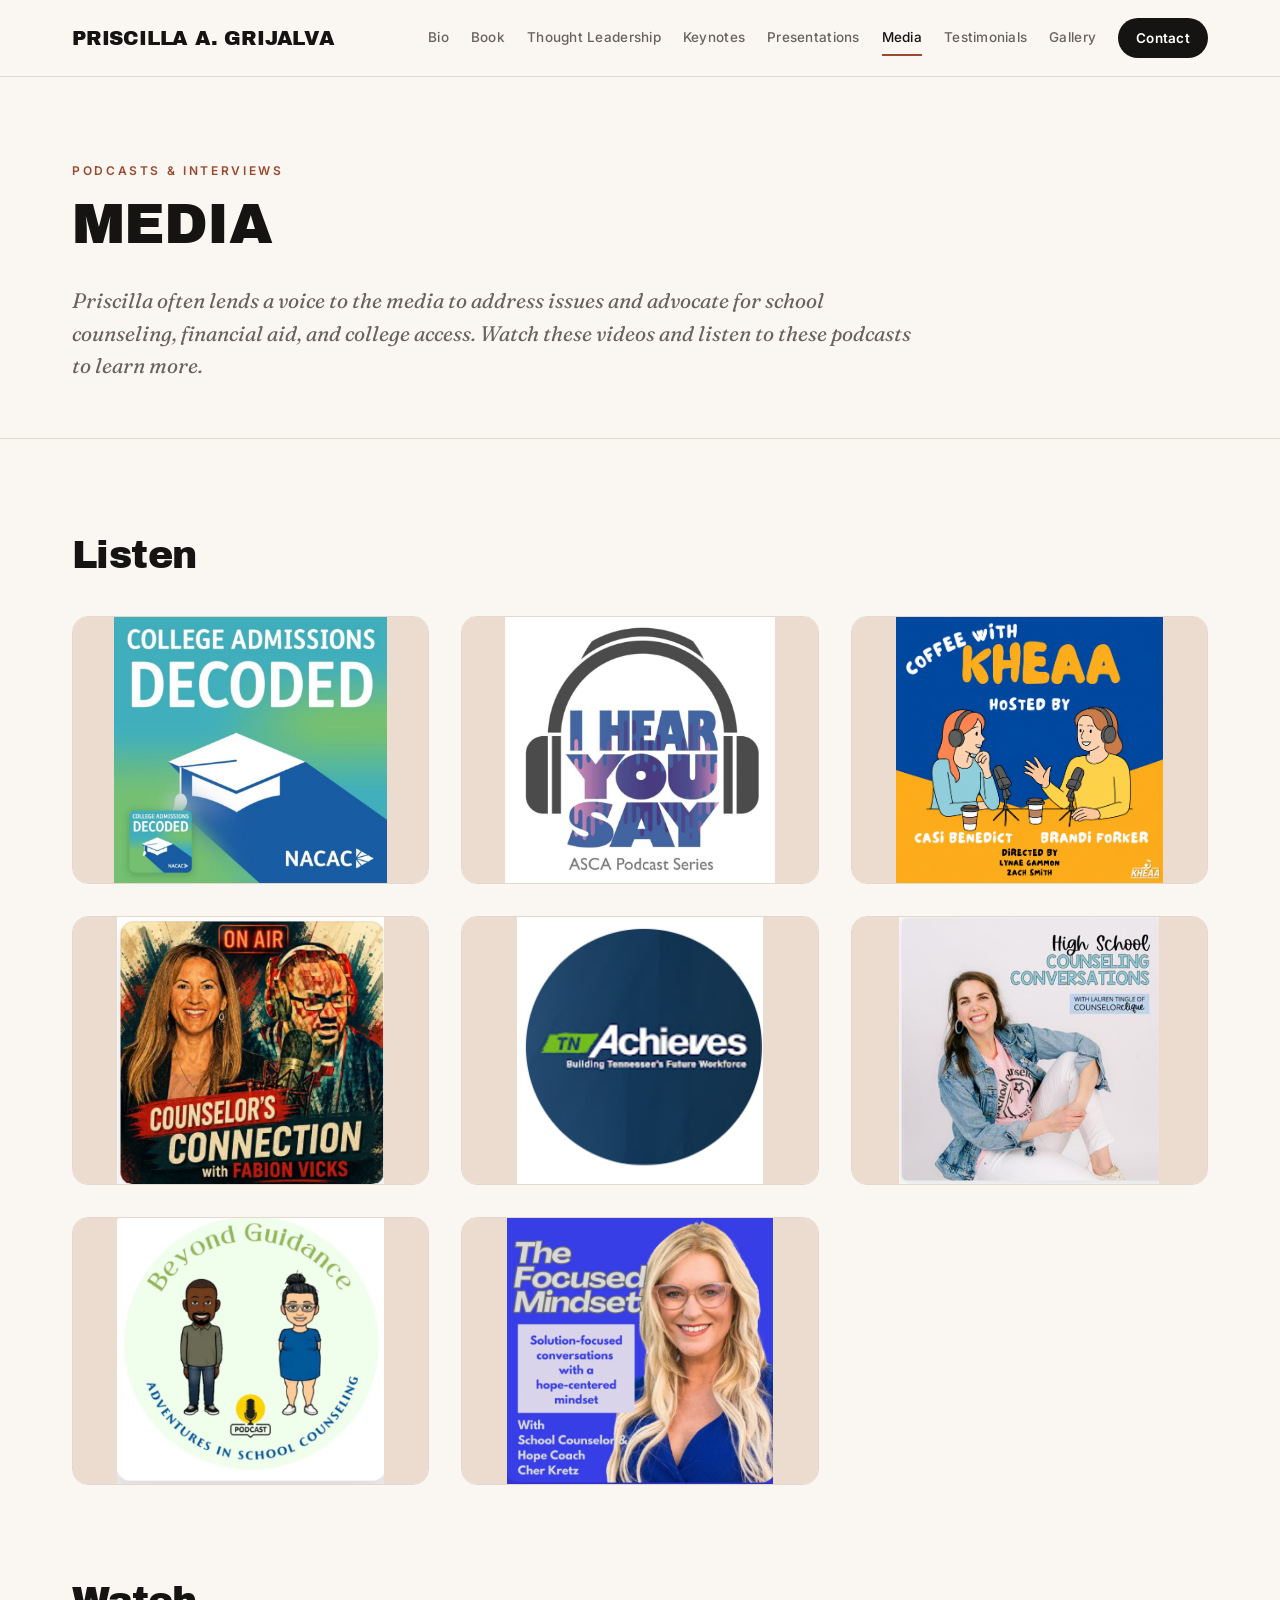
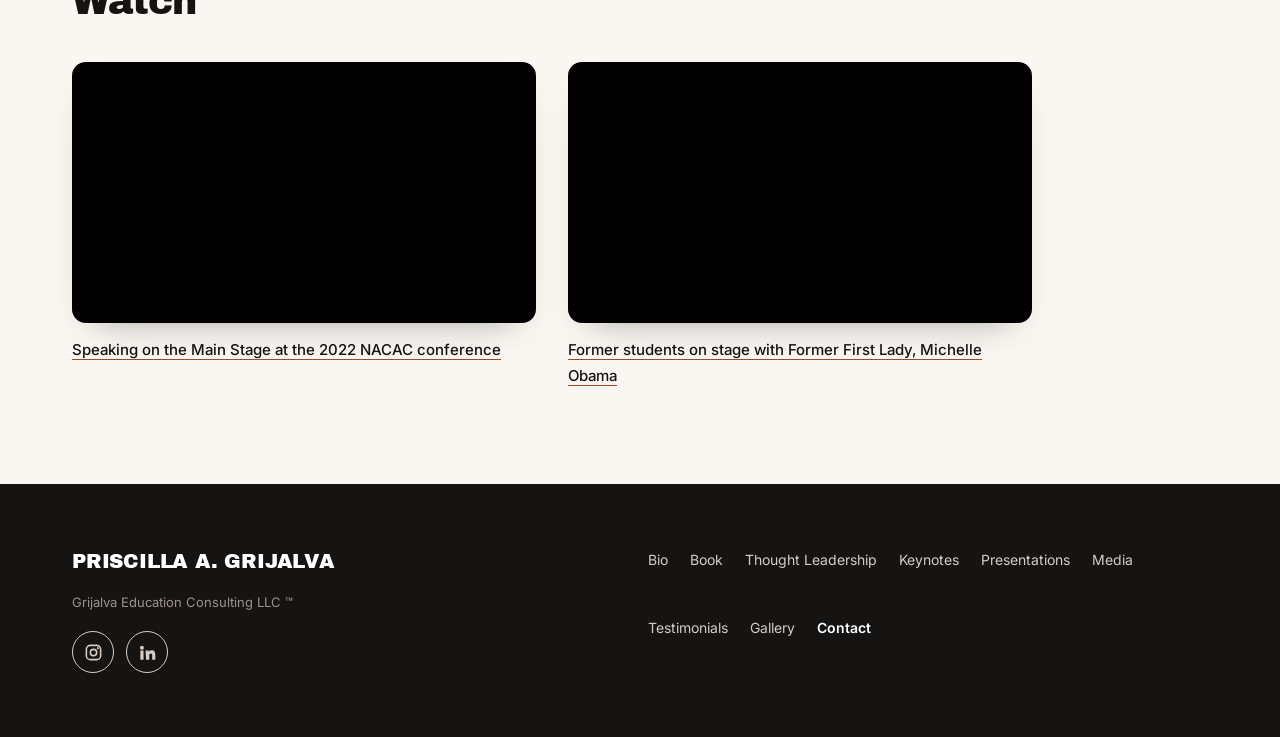
<file: media-1.html>
<!doctype html><html lang="en"><head>
<script async src="https://www.googletagmanager.com/gtag/js?id=G-417RDD5NJD"></script>
<script>window.dataLayer=window.dataLayer||[];function gtag(){dataLayer.push(arguments);}gtag("js",new Date());gtag("config","G-417RDD5NJD");</script>
<meta charset="utf-8"><meta name="viewport" content="width=device-width,initial-scale=1">
<title>Media — Priscilla A. Grijalva</title>
<link rel="preconnect" href="https://fonts.googleapis.com"><link rel="preconnect" href="https://fonts.gstatic.com" crossorigin>
<link href="https://fonts.googleapis.com/css2?family=Archivo+Black&family=Fraunces:ital,opsz,wght@0,9..144,400;0,9..144,600;1,9..144,400&family=Inter:wght@400;500;600&display=swap" rel="stylesheet">
<link rel="stylesheet" href="assets/css/style.css?v=r13"></head><body>
<a class="skip" href="#page">Skip to Content</a>
<header class="site-header"><div class="wrap hbar"><a class="brand" href="index.html">Priscilla A. Grijalva</a>
<button class="menu-btn" aria-label="Menu" aria-expanded="false"><span></span><span></span></button>
<nav class="nav"><a href="bio.html">Bio</a><a href="book.html">Book</a><a href="media.html">Thought Leadership</a><a href="speaking-1.html">Keynotes</a><a href="presentations-and-workshops.html">Presentations</a><a href="media-1.html" aria-current=page>Media</a><a href="reviews-and-testimonies.html">Testimonials</a><a href="gallery.html">Gallery</a><a href="contact.html" class=nav-cta>Contact</a></nav></div></header>
<main id="page"><section class="phero"><div class="wrap"><p class="kicker">Podcasts &amp; Interviews</p><h1>Media</h1><p class=lede>Priscilla often lends a voice to the media to address issues and advocate for school counseling, financial aid, and college access. Watch these videos and listen to these podcasts to learn more.</p></div></section><section class="band"><div class="wrap"><h2 class="sec">Listen</h2><div class="tiles"><a class="tile" href="https://podcasts.apple.com/us/podcast/the-power-of-advocacy-how-school-counselors-can/id1469569875?i=1000674738785" target="_blank" rel="noopener"><div class="thumb"><img src="assets/img/f157742d-link.png" alt="" loading="lazy"></div></a><a class="tile" href="https://open.spotify.com/episode/4JBIDLI5fITdqcafxhYqa5" target="_blank" rel="noopener"><div class="thumb"><img src="assets/img/a64336b6-link.png" alt="" loading="lazy"></div></a><a class="tile" href="https://open.spotify.com/episode/5rY4nm45RQLTS29dREBbnM?si=qRFmenSPS6KjdQDhwAocFg" target="_blank" rel="noopener"><div class="thumb"><img src="assets/img/354bcda5-kheaa.png" alt="" loading="lazy"></div></a><a class="tile" href="https://podcasts.apple.com/us/podcast/priscilla-grijalva/id1474469699?i=1000766277200" target="_blank" rel="noopener"><div class="thumb"><img src="assets/img/7bc4055c-link.png" alt="" loading="lazy"></div></a><a class="tile" href="https://youtu.be/JAcy9Qyqi5Q?si=uwZlchRx1Bs_K9U_" target="_blank" rel="noopener"><div class="thumb"><img src="assets/img/6380a8c2-link.png" alt="" loading="lazy"></div></a><a class="tile" href="https://podcasts.apple.com/us/podcast/school-counselor-advocacy-and-empowering-students-for/id1596980312?i=1000629047426" target="_blank" rel="noopener"><div class="thumb"><img src="assets/img/0c438137-link.png" alt="" loading="lazy"></div></a><a class="tile" href="https://podcasts.apple.com/us/podcast/beyond-guidance-reaching-beyond-to-support-school-counselors/id1649121266?i=1000605077996" target="_blank" rel="noopener"><div class="thumb"><img src="assets/img/6f601e97-link.png" alt="" loading="lazy"></div></a><a class="tile" href="https://podcasts.apple.com/us/podcast/priscilla-grijalva-on-helping-kids-with-lifes-journey/id1512600888?i=1000553884108" target="_blank" rel="noopener"><div class="thumb"><img src="assets/img/d1a51723-link.png" alt="" loading="lazy"></div></a></div></div></section><section class="band watch follow"><div class="wrap"><h2 class="sec">Watch</h2><div class="videos">  <figure><div class="vid"><iframe src="https://www.youtube.com/embed/ZvJB_HISdPU" title="NACAC 2022" allowfullscreen loading="lazy"></iframe></div>   <figcaption><a href="https://youtu.be/ZvJB_HISdPU?si=wdtx_RJXNUgXuaqW" target="_blank" rel="noopener">Speaking on the Main Stage at the 2022 NACAC conference</a></figcaption></figure>  <figure><div class="vid"><iframe src="https://www.youtube.com/embed/kmcKiD-HYjA" title="Former students on stage with Former First Lady, Michelle Obama" allowfullscreen loading="lazy"></iframe></div>   <figcaption><a href="https://youtube.com/shorts/kmcKiD-HYjA?si=c-FeRawxIiKSSMP9" target="_blank" rel="noopener">Former students on stage with Former First Lady, Michelle Obama</a></figcaption></figure> </div></div></section></main>
<footer class="site-footer"><div class="wrap fgrid"><div><a class="brand light" href="index.html">Priscilla A. Grijalva</a><p class="fine">Grijalva Education Consulting LLC ™</p><div class="social"><a href="https://www.instagram.com/grijalvaeducation/" aria-label="Instagram" target="_blank" rel="noopener"><svg viewBox="0 0 24 24" aria-hidden="true"><rect x="3" y="3" width="18" height="18" rx="5" fill="none" stroke="currentColor" stroke-width="2"/><circle cx="12" cy="12" r="4" fill="none" stroke="currentColor" stroke-width="2"/><circle cx="17.5" cy="6.5" r="1.3" fill="currentColor"/></svg></a><a href="https://www.linkedin.com/in/priscilla-grijalva-0228591a4/" aria-label="LinkedIn" target="_blank" rel="noopener"><svg viewBox="0 0 24 24" aria-hidden="true"><path fill="currentColor" d="M4.98 3.5a2.5 2.5 0 1 1 0 5 2.5 2.5 0 0 1 0-5zM3 9.5h4V21H3zM9.5 9.5h3.8v1.6h.05c.53-1 1.83-2.05 3.77-2.05 4.03 0 4.78 2.65 4.78 6.1V21h-4v-5.1c0-1.22-.02-2.79-1.7-2.79-1.7 0-1.96 1.33-1.96 2.7V21h-4z"/></svg></a></div></div>
<nav class="fnav"><a href="bio.html">Bio</a><a href="book.html">Book</a><a href="media.html">Thought Leadership</a><a href="speaking-1.html">Keynotes</a><a href="presentations-and-workshops.html">Presentations</a><a href="media-1.html" aria-current=page>Media</a><a href="reviews-and-testimonies.html">Testimonials</a><a href="gallery.html">Gallery</a><a href="contact.html" class=nav-cta>Contact</a></nav></div></footer>
<script src="assets/js/main.js"></script></body></html>
</file>
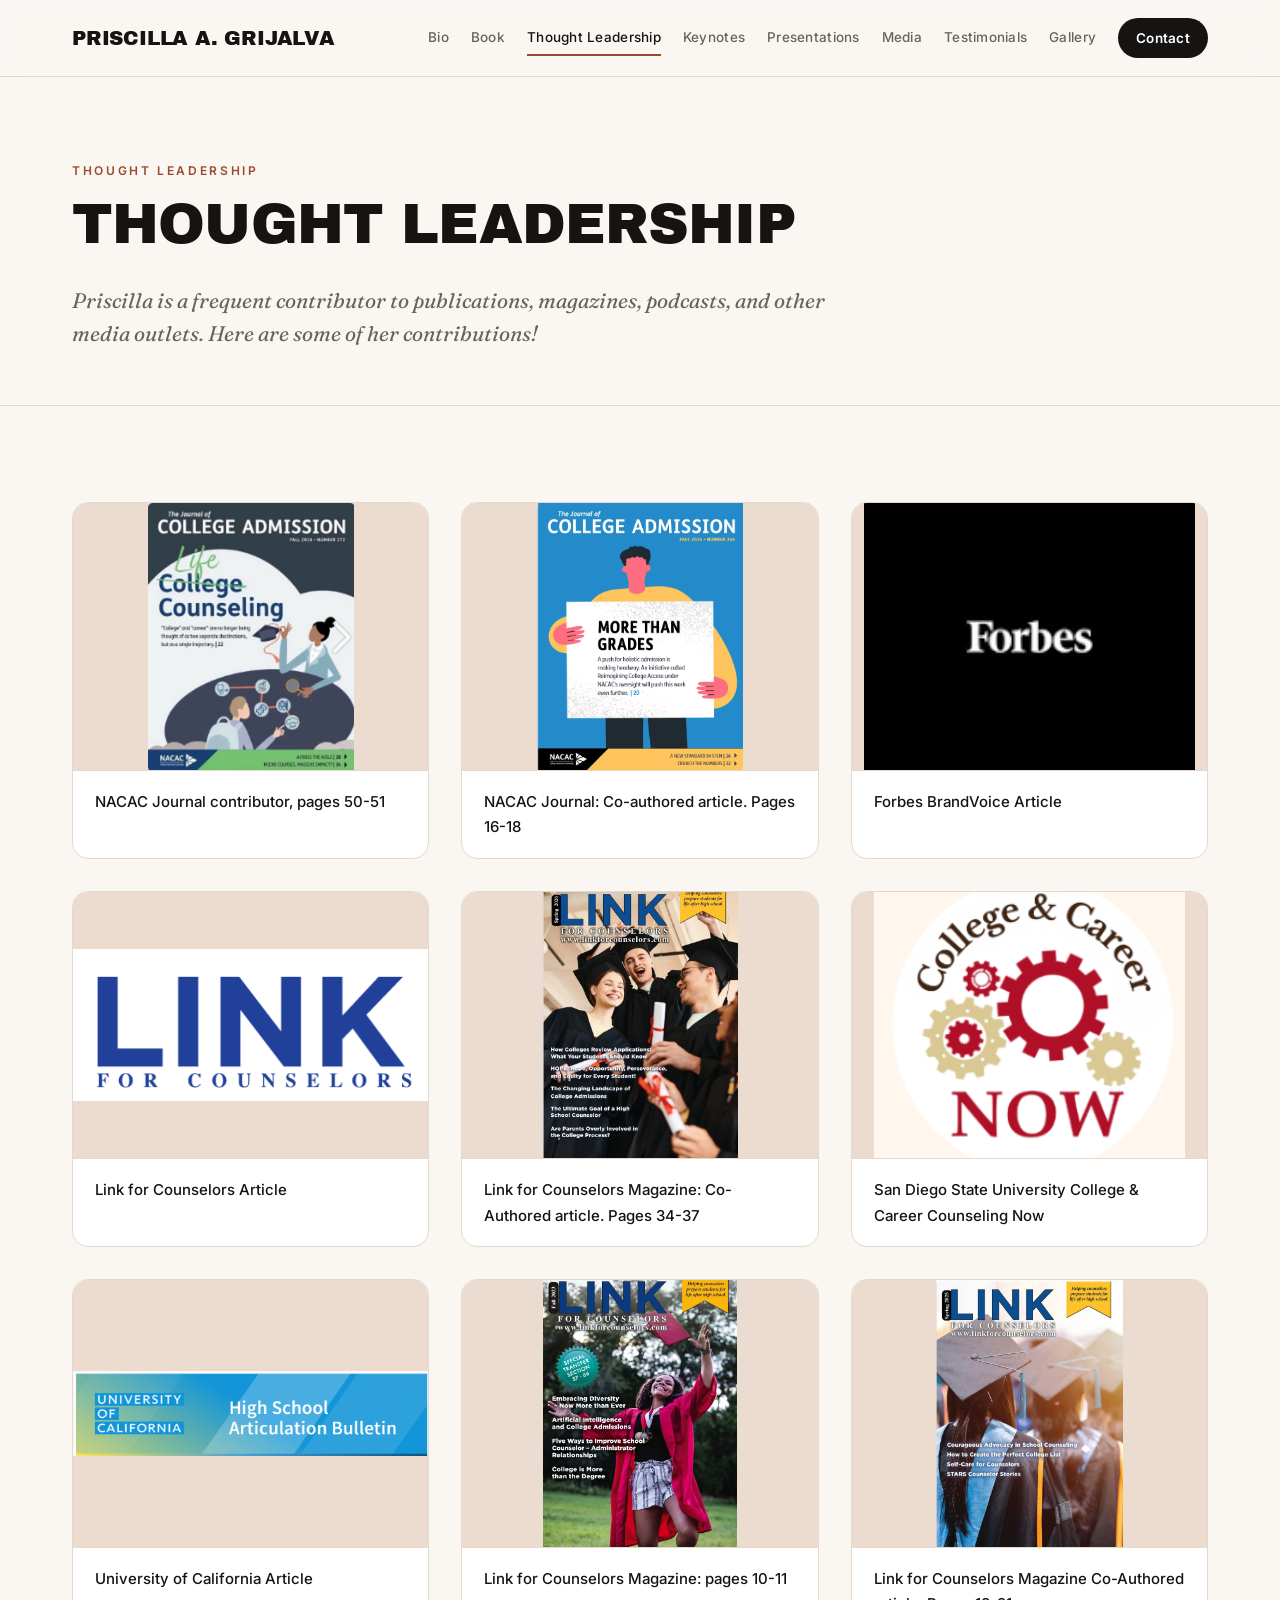
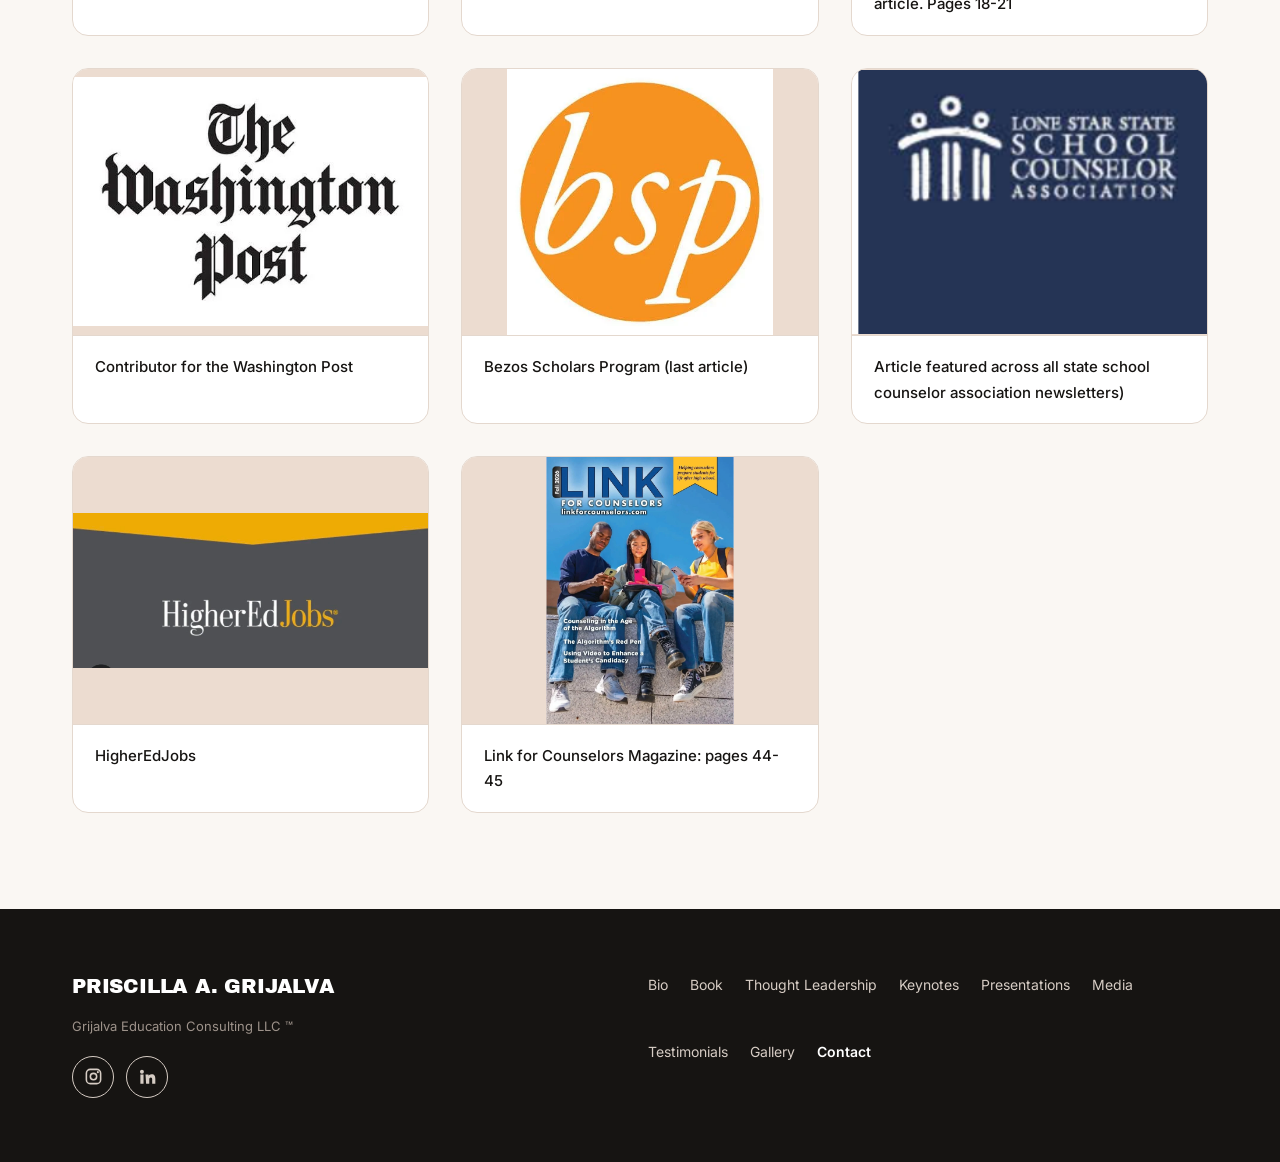
<file: media.html>
<!doctype html><html lang="en"><head>
<script async src="https://www.googletagmanager.com/gtag/js?id=G-417RDD5NJD"></script>
<script>window.dataLayer=window.dataLayer||[];function gtag(){dataLayer.push(arguments);}gtag("js",new Date());gtag("config","G-417RDD5NJD");</script>
<meta charset="utf-8"><meta name="viewport" content="width=device-width,initial-scale=1">
<title>Thought Leadership — Priscilla A. Grijalva</title>
<link rel="preconnect" href="https://fonts.googleapis.com"><link rel="preconnect" href="https://fonts.gstatic.com" crossorigin>
<link href="https://fonts.googleapis.com/css2?family=Archivo+Black&family=Fraunces:ital,opsz,wght@0,9..144,400;0,9..144,600;1,9..144,400&family=Inter:wght@400;500;600&display=swap" rel="stylesheet">
<link rel="stylesheet" href="assets/css/style.css?v=r13"></head><body>
<a class="skip" href="#page">Skip to Content</a>
<header class="site-header"><div class="wrap hbar"><a class="brand" href="index.html">Priscilla A. Grijalva</a>
<button class="menu-btn" aria-label="Menu" aria-expanded="false"><span></span><span></span></button>
<nav class="nav"><a href="bio.html">Bio</a><a href="book.html">Book</a><a href="media.html" aria-current=page>Thought Leadership</a><a href="speaking-1.html">Keynotes</a><a href="presentations-and-workshops.html">Presentations</a><a href="media-1.html">Media</a><a href="reviews-and-testimonies.html">Testimonials</a><a href="gallery.html">Gallery</a><a href="contact.html" class=nav-cta>Contact</a></nav></div></header>
<main id="page"><section class="phero"><div class="wrap"><p class="kicker">Thought Leadership</p><h1>Thought Leadership</h1><p class=lede>Priscilla is a frequent contributor to publications, magazines, podcasts, and other media&nbsp;outlets. Here are some of her&nbsp;contributions!</p></div></section><section class="band"><div class="wrap tiles"><a class="tile" href="https://online.flippingbook.com/view/559752216/52/" target="_blank" rel="noopener"><div class="thumb"><img src="assets/img/nacac-journal-272-cover.jpg" alt="Journal of College Admission, Fall 2026, Number 272 cover" loading="lazy"></div><p>NACAC Journal contributor, pages 50-51</p></a><a class="tile" href="https://online.flippingbook.com/view/177945395" target="_blank" rel="noopener"><div class="thumb"><img src="assets/img/4418dabd-screenshot-2026-07-20-134434.png" alt="NACAC Journal: Co-authored article. Pages 16-18" loading="lazy"></div><p>NACAC Journal: Co-authored article. Pages 16-18</p></a><a class="tile" href="https://www.forbes.com/sites/civicnation/2018/03/02/norte-vista-high-school-reaches-higher/#11593632125b" target="_blank" rel="noopener"><div class="thumb"><img src="assets/img/203cece9-link.2.png" alt="Forbes BrandVoice Article" loading="lazy"></div><p>Forbes BrandVoice Article</p></a><a class="tile" href="https://www.linkforcounselors.com/beyond-the-court-how-title-ix-changed-my-life/" target="_blank" rel="noopener"><div class="thumb"><img src="assets/img/a7522a0b-link.2.png" alt="Link for Counselors Article" loading="lazy"></div><p>Link for Counselors Article</p></a><a class="tile" href="https://bt.e-ditionsbyfry.com/publication/?i=860424&amp;p=1&amp;pp=1&amp;view=issueViewer" target="_blank" rel="noopener"><div class="thumb"><img src="assets/img/7448e021-link.png" alt="Link for Counselors Magazine: Co-Authored article. Pages 34-37" loading="lazy"></div><p>Link for Counselors Magazine: Co-Authored article. Pages 34-37</p></a><a class="tile" href="https://ccnow.sdsu.edu/reach-higher-stories-from-riverside-ca/" target="_blank" rel="noopener"><div class="thumb"><img src="assets/img/da83e306-screenshot-2026-07-20-134434.png" alt="" loading="lazy"></div><p>San Diego State University College &amp; Career Counseling Now</p></a><a class="tile" href="https://mailchi.mp/ucop/hsa-bulletin-jan-2020?e=ea9bc02d24" target="_blank" rel="noopener"><div class="thumb"><img src="assets/img/af9d8b6b-link.2.png" alt="University of California Article" loading="lazy"></div><p>University of California Article</p></a><a class="tile" href="https://bt.e-ditionsbyfry.com/publication/?i=804597&amp;p=1&amp;view=issueViewer&amp;pp=1" target="_blank" rel="noopener"><div class="thumb"><img src="assets/img/1d06e165-link.png" alt="Link for Counselors Magazine: pages 10-11" loading="lazy"></div><p>Link for Counselors Magazine: pages 10-11</p></a><a class="tile" href="https://bt.e-ditionsbyfry.com/publication/?i=839845&amp;p=1&amp;pp=1&amp;view=issueViewer" target="_blank" rel="noopener"><div class="thumb"><img src="assets/img/e9ef97a7-link.png" alt="Link for Counselors Magazine Co-Authored article. Pages 18-21" loading="lazy"></div><p>Link for Counselors Magazine Co-Authored article. Pages 18-21</p></a><a class="tile" href="https://www.washingtonpost.com/education/2024/03/18/sat-test-policies-confuse-students/" target="_blank" rel="noopener"><div class="thumb"><img src="assets/img/20470e74-images.jpg" alt="Contributor for the Washington Post" loading="lazy"></div><p>Contributor for the Washington Post</p></a><a class="tile" href="https://www.bezosscholars.org/story/abundance-in-aspen" target="_blank" rel="noopener"><div class="thumb"><img src="assets/img/939167f4-images.jpg" alt="Bezos Scholars Program (last article)" loading="lazy"></div><p>Bezos Scholars Program (last article)</p></a><a class="tile" href="https://www.schoolcounselor.org/Newsletters/November-2023/noCreating-a-Culture-of-Successful-Postsecondary-T?st=TX&amp;_zs=FT5Hl1&amp;_zl=l4EI9" target="_blank" rel="noopener"><div class="thumb"><img src="assets/img/4cd8cf58-screenshot-2026-07-20-134834.png" alt="Article featured across all state school counselor association newsletters)" loading="lazy"></div><p>Article featured across all state school counselor association newsletters)</p></a><a class="tile" href="https://www.higheredjobs.com/Articles/articleDisplay.cfm?ID=4781&amp;Title=Beyond%20Recruitment%3A%205%20Ways%20Colleges%20Can%20Become%20True%20Partners%20with%20High%20School%20Counselors" target="_blank" rel="noopener"><div class="thumb"><img src="assets/img/e370041f-img_6173.jpg" alt="" loading="lazy"></div><p>HigherEdJobs</p></a><a class="tile" href="https://bt.e-ditionsbyfry.com/publication/?i=870794&amp;p=1&amp;view=issueViewer&amp;fbclid=IwY2xjawVCgvFleHRuA2FlbQIxMABwZG9mBWJyaWQRMXJDNnlKcHp6UFZaYU1XbFZzcnRjBmFwcF9pZBAyMjIwMzkxNzg4MjAwODkyAAEe0dGku98OF5OUKr6vDad6ZBEratOB69WGzOHsfm5c23GaNc2TPM3vMXDGJXE_aem_qlfTT4ZmqP0IaJwsedEoyQ" target="_blank" rel="noopener"><div class="thumb"><img src="assets/img/29b4c90c-img_7290.jpg" alt="Link for Counselors Magazine: pages 44-45" loading="lazy"></div><p>Link for Counselors Magazine: pages 44-45</p></a></div></section></main>
<footer class="site-footer"><div class="wrap fgrid"><div><a class="brand light" href="index.html">Priscilla A. Grijalva</a><p class="fine">Grijalva Education Consulting LLC ™</p><div class="social"><a href="https://www.instagram.com/grijalvaeducation/" aria-label="Instagram" target="_blank" rel="noopener"><svg viewBox="0 0 24 24" aria-hidden="true"><rect x="3" y="3" width="18" height="18" rx="5" fill="none" stroke="currentColor" stroke-width="2"/><circle cx="12" cy="12" r="4" fill="none" stroke="currentColor" stroke-width="2"/><circle cx="17.5" cy="6.5" r="1.3" fill="currentColor"/></svg></a><a href="https://www.linkedin.com/in/priscilla-grijalva-0228591a4/" aria-label="LinkedIn" target="_blank" rel="noopener"><svg viewBox="0 0 24 24" aria-hidden="true"><path fill="currentColor" d="M4.98 3.5a2.5 2.5 0 1 1 0 5 2.5 2.5 0 0 1 0-5zM3 9.5h4V21H3zM9.5 9.5h3.8v1.6h.05c.53-1 1.83-2.05 3.77-2.05 4.03 0 4.78 2.65 4.78 6.1V21h-4v-5.1c0-1.22-.02-2.79-1.7-2.79-1.7 0-1.96 1.33-1.96 2.7V21h-4z"/></svg></a></div></div>
<nav class="fnav"><a href="bio.html">Bio</a><a href="book.html">Book</a><a href="media.html" aria-current=page>Thought Leadership</a><a href="speaking-1.html">Keynotes</a><a href="presentations-and-workshops.html">Presentations</a><a href="media-1.html">Media</a><a href="reviews-and-testimonies.html">Testimonials</a><a href="gallery.html">Gallery</a><a href="contact.html" class=nav-cta>Contact</a></nav></div></footer>
<script src="assets/js/main.js"></script></body></html>
</file>
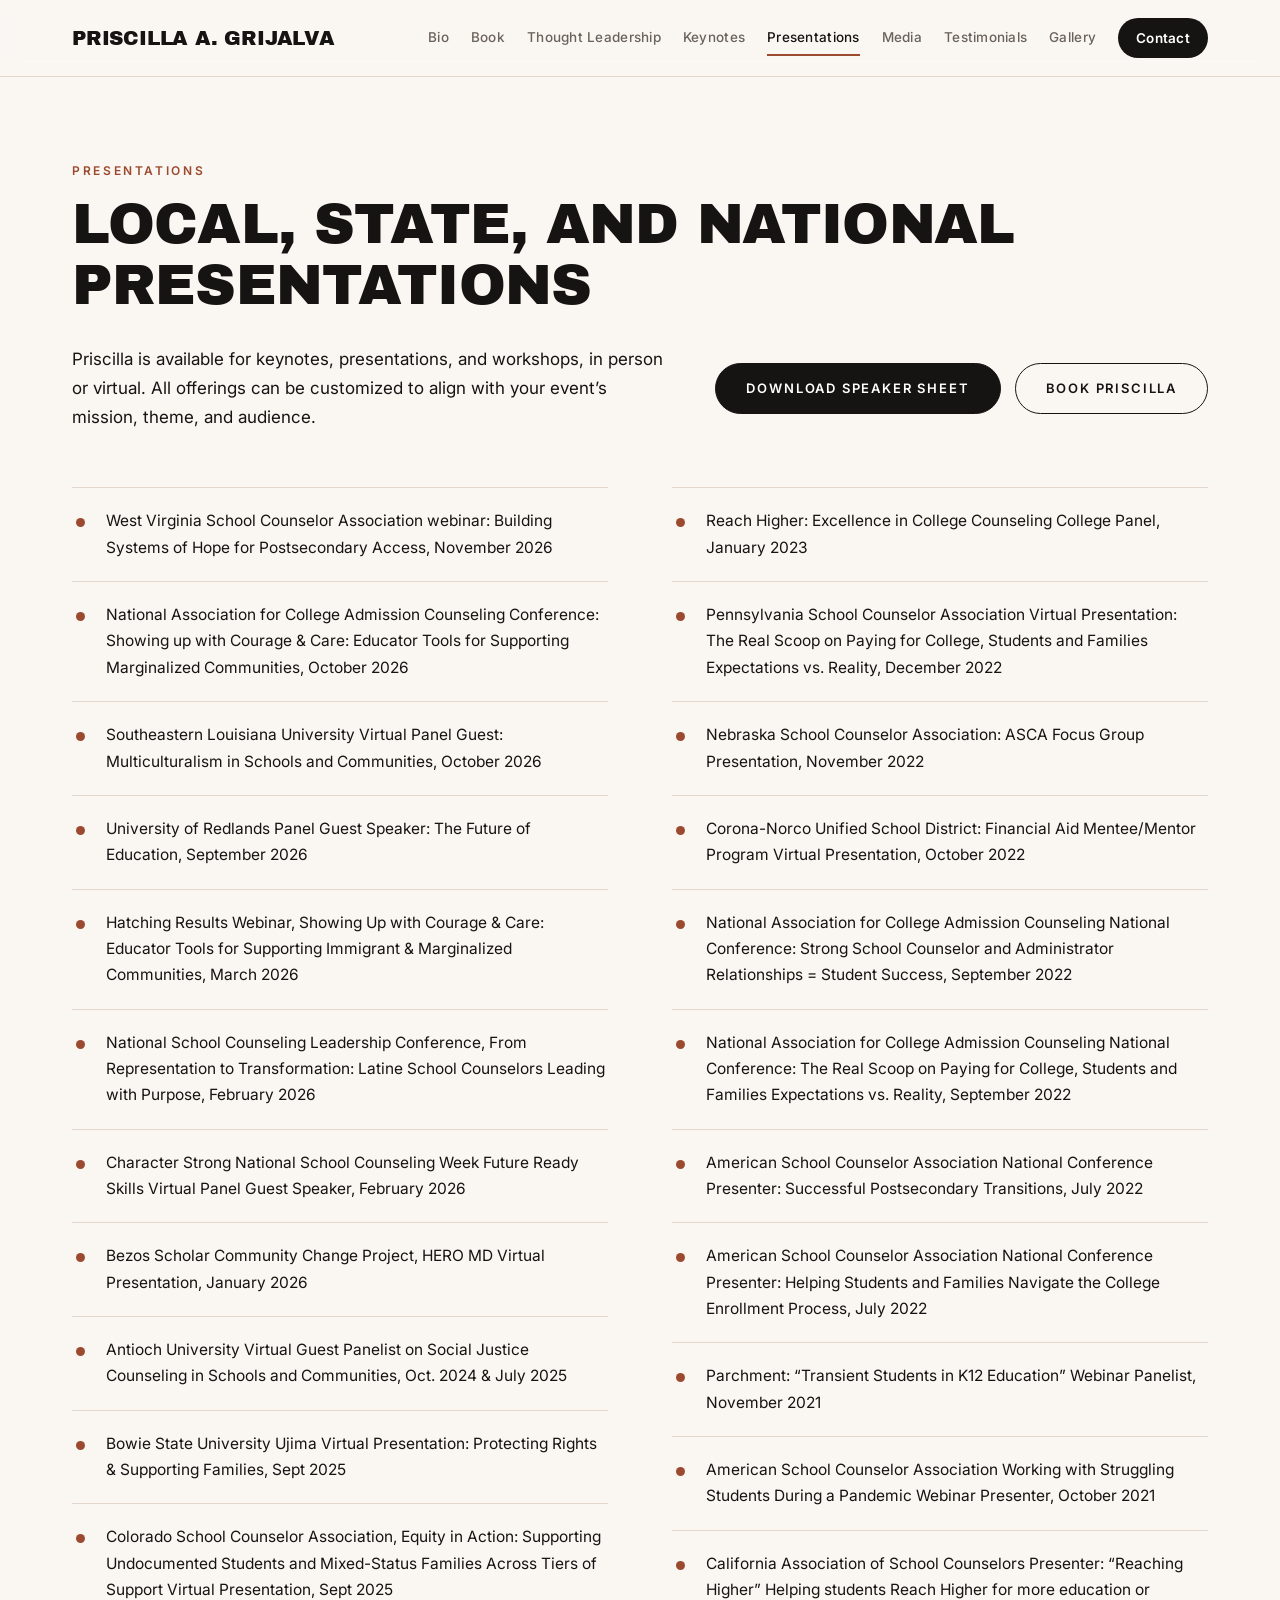
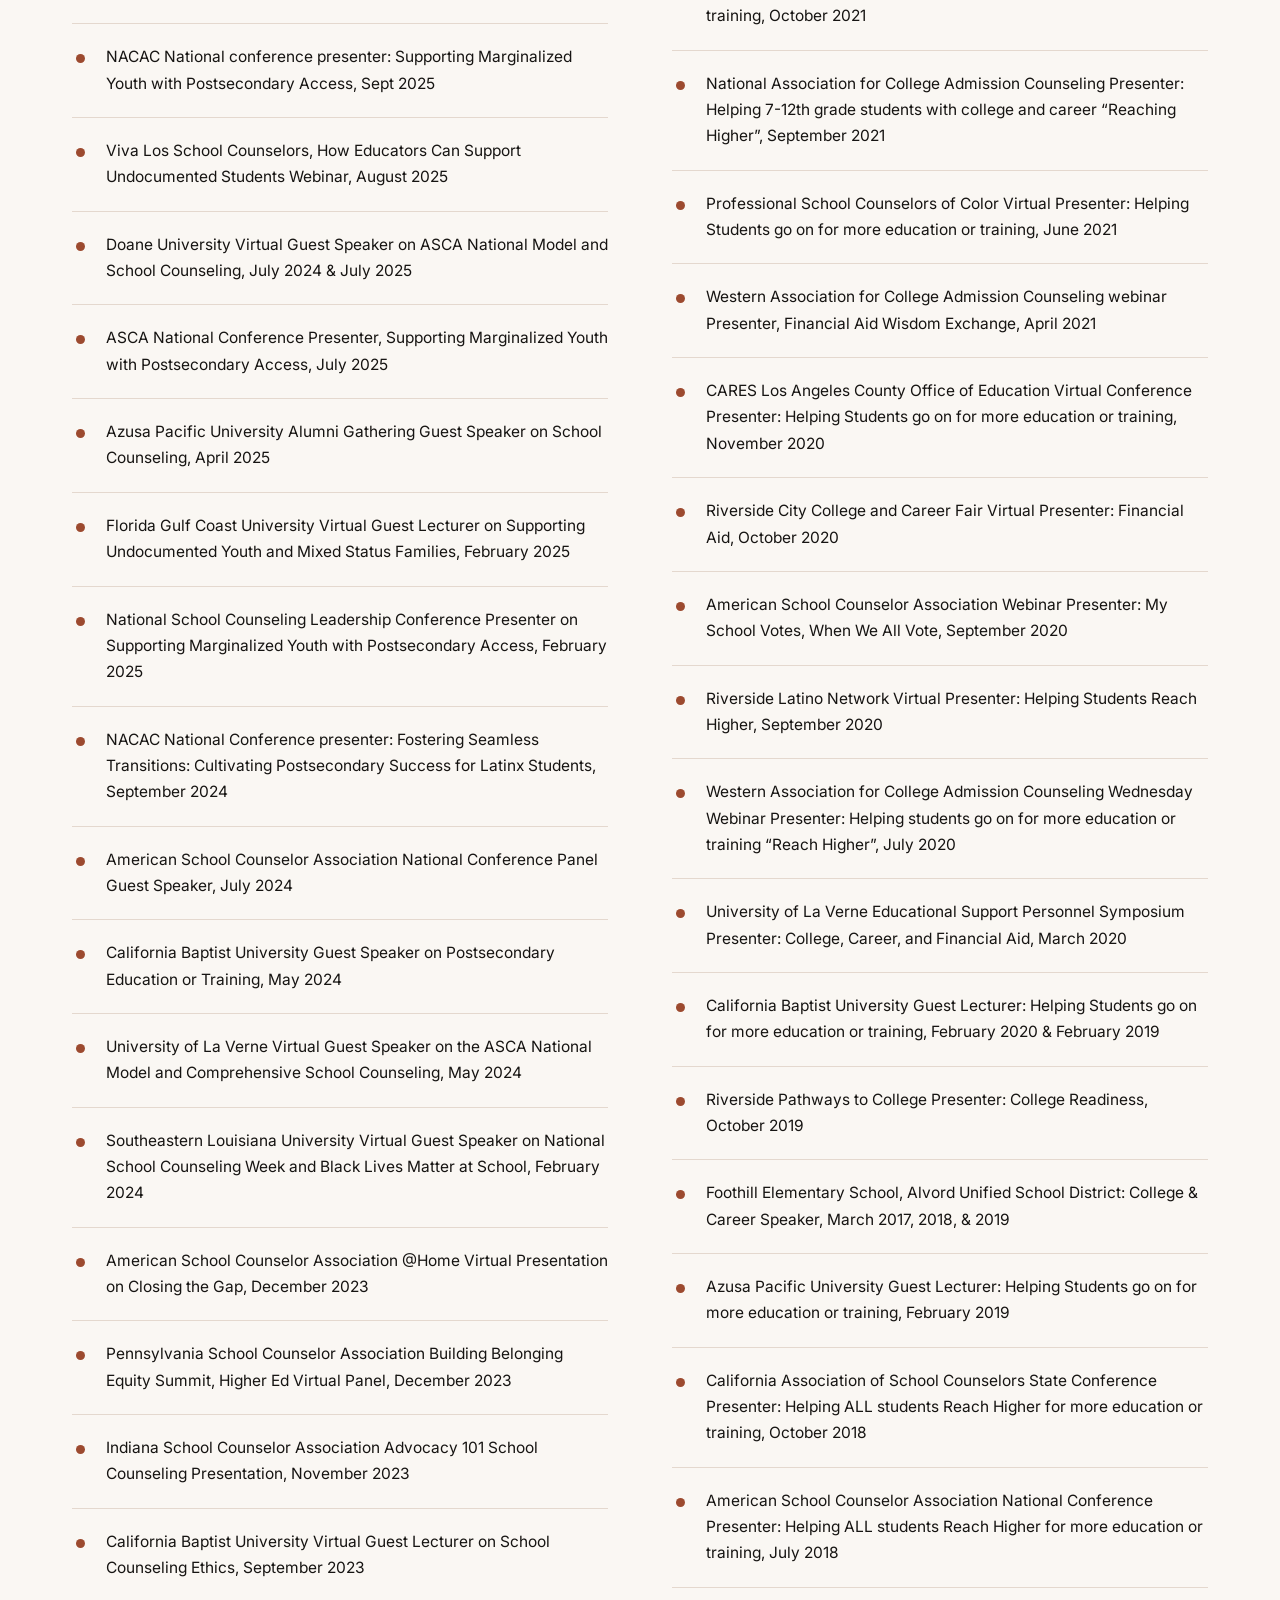
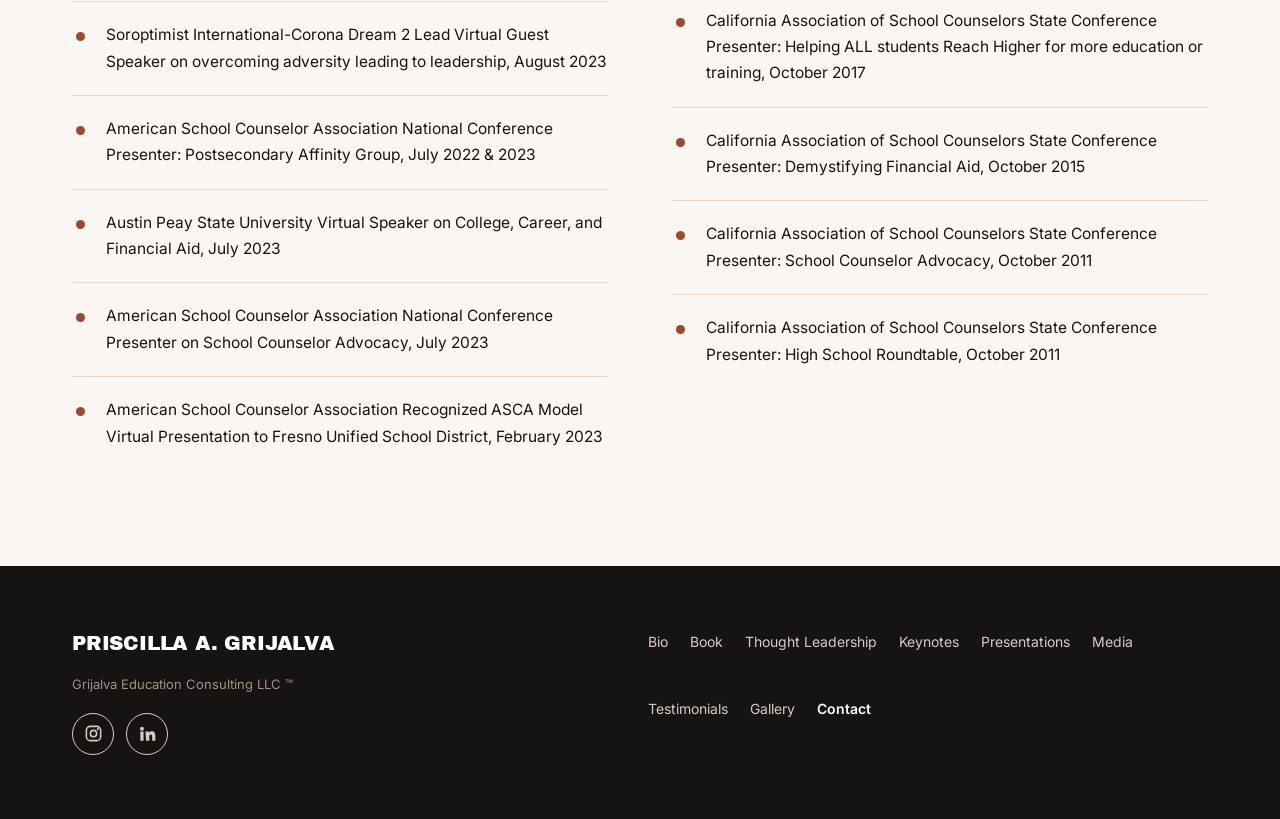
<file: presentations-and-workshops.html>
<!doctype html><html lang="en"><head>
<script async src="https://www.googletagmanager.com/gtag/js?id=G-417RDD5NJD"></script>
<script>window.dataLayer=window.dataLayer||[];function gtag(){dataLayer.push(arguments);}gtag("js",new Date());gtag("config","G-417RDD5NJD");</script>
<meta charset="utf-8"><meta name="viewport" content="width=device-width,initial-scale=1">
<title>Presentations — Priscilla A. Grijalva</title>
<link rel="preconnect" href="https://fonts.googleapis.com"><link rel="preconnect" href="https://fonts.gstatic.com" crossorigin>
<link href="https://fonts.googleapis.com/css2?family=Archivo+Black&family=Fraunces:ital,opsz,wght@0,9..144,400;0,9..144,600;1,9..144,400&family=Inter:wght@400;500;600&display=swap" rel="stylesheet">
<link rel="stylesheet" href="assets/css/style.css?v=r14"></head><body>
<a class="skip" href="#page">Skip to Content</a>
<header class="site-header"><div class="wrap hbar"><a class="brand" href="index.html">Priscilla A. Grijalva</a>
<button class="menu-btn" aria-label="Menu" aria-expanded="false"><span></span><span></span></button>
<nav class="nav"><a href="bio.html">Bio</a><a href="book.html">Book</a><a href="media.html">Thought Leadership</a><a href="speaking-1.html">Keynotes</a><a href="presentations-and-workshops.html" aria-current=page>Presentations</a><a href="media-1.html">Media</a><a href="reviews-and-testimonies.html">Testimonials</a><a href="gallery.html">Gallery</a><a href="contact.html" class=nav-cta>Contact</a></nav></div></header>
<main id="page"><section class="phero nobar"><div class="wrap"><p class="kicker">Presentations</p><h1 style="max-width:none">Local, State, and National<br class="dbr"> Presentations</h1><div class="booking"><p>Priscilla is available for keynotes, presentations, and workshops, in person or virtual. All offerings can be customized to align with your event’s mission, theme, and&nbsp;audience.</p><div class="btns"><a class="btn" href="assets/docs/priscilla-grijalva-speaker-sheet.pdf" download>Download Speaker Sheet</a><a class="btn ghost" href="contact.html">Book Priscilla</a></div></div></div></section>
<section class="band" style="padding-top:48px"><div class="wrap"><ol class="timeline two"><li>West Virginia School Counselor Association webinar: Building Systems of Hope for Postsecondary Access, November 2026</li><li>National Association for College Admission Counseling Conference: Showing up with Courage &amp; Care: Educator Tools for Supporting Marginalized Communities, October 2026</li><li>Southeastern Louisiana University Virtual Panel Guest: Multiculturalism in Schools and Communities, October 2026</li><li>University of Redlands Panel Guest Speaker: The Future of Education, September 2026</li><li>Hatching Results Webinar, Showing Up with Courage &amp; Care: Educator Tools for Supporting Immigrant &amp; Marginalized Communities, March 2026</li><li>National School Counseling Leadership Conference, From Representation to Transformation: Latine School Counselors Leading with Purpose, February 2026</li><li>Character Strong National School Counseling Week Future Ready Skills Virtual Panel Guest Speaker, February 2026</li><li>Bezos Scholar Community Change Project, HERO MD Virtual Presentation, January 2026</li><li>Antioch University Virtual Guest Panelist on Social Justice Counseling in Schools and Communities, Oct. 2024 &amp; July 2025</li><li>Bowie State University Ujima Virtual Presentation: Protecting Rights &amp; Supporting Families, Sept 2025</li><li>Colorado School Counselor Association, Equity in Action: Supporting Undocumented Students and Mixed-Status Families Across Tiers of Support Virtual Presentation, Sept 2025</li><li>NACAC National conference presenter: Supporting Marginalized Youth with Postsecondary Access, Sept 2025</li><li>Viva Los School Counselors, How Educators Can Support Undocumented Students Webinar, August 2025</li><li>Doane University Virtual Guest Speaker on ASCA National Model and School Counseling, July 2024 &amp; July 2025</li><li>ASCA National Conference Presenter, Supporting Marginalized Youth with Postsecondary Access, July 2025</li><li>Azusa Pacific University Alumni Gathering Guest Speaker on School Counseling, April 2025</li><li>Florida Gulf Coast University Virtual Guest Lecturer on Supporting Undocumented Youth and Mixed Status Families, February 2025</li><li>National School Counseling Leadership Conference Presenter on Supporting Marginalized Youth with Postsecondary Access, February 2025</li><li>NACAC National Conference presenter: Fostering Seamless Transitions: Cultivating Postsecondary Success for Latinx Students, September 2024</li><li>American School Counselor Association National Conference Panel Guest Speaker, July 2024</li><li>California Baptist University Guest Speaker on Postsecondary Education or Training, May 2024</li><li>University of La Verne Virtual Guest Speaker on the ASCA National Model and Comprehensive School Counseling, May 2024</li><li>Southeastern Louisiana University Virtual Guest Speaker on National School Counseling Week and Black Lives Matter at School, February 2024</li><li>American School Counselor Association @Home Virtual Presentation on Closing the Gap, December 2023</li><li>Pennsylvania School Counselor Association Building Belonging Equity Summit, Higher Ed Virtual Panel, December 2023</li><li>Indiana School Counselor Association Advocacy 101 School Counseling Presentation, November 2023</li><li>California Baptist University Virtual Guest Lecturer on School Counseling Ethics, September 2023</li><li>Soroptimist International-Corona Dream 2 Lead Virtual Guest Speaker on overcoming adversity leading to leadership, August 2023</li><li>American School Counselor Association National Conference Presenter: Postsecondary Affinity Group, July 2022 &amp; 2023</li><li>Austin Peay State University Virtual Speaker on College, Career, and Financial Aid, July 2023</li><li>American School Counselor Association National Conference Presenter on School Counselor Advocacy, July 2023</li><li>American School Counselor Association Recognized ASCA Model Virtual Presentation to Fresno Unified School District, February 2023</li><li>Reach Higher: Excellence in College Counseling College Panel, January 2023</li><li>Pennsylvania School Counselor Association Virtual Presentation: The Real Scoop on Paying for College, Students and Families Expectations vs. Reality, December 2022</li><li>Nebraska School Counselor Association: ASCA Focus Group Presentation, November 2022</li><li>Corona-Norco Unified School District: Financial Aid Mentee/Mentor Program Virtual Presentation, October 2022</li><li>National Association for College Admission Counseling National Conference: Strong School Counselor and Administrator Relationships = Student Success, September 2022</li><li>National Association for College Admission Counseling National Conference: The Real Scoop on Paying for College, Students and Families Expectations vs. Reality, September 2022</li><li>American School Counselor Association National Conference Presenter: Successful Postsecondary Transitions, July 2022</li><li>American School Counselor Association National Conference Presenter: Helping Students and Families Navigate the College Enrollment Process, July 2022</li><li>Parchment: “Transient Students in K12 Education” Webinar Panelist, November 2021</li><li>American School Counselor Association Working with Struggling Students During a Pandemic Webinar Presenter, October 2021</li><li>California Association of School Counselors Presenter: “Reaching Higher” Helping students Reach Higher for more education or training, October 2021</li><li>National Association for College Admission Counseling Presenter: Helping 7-12th grade students with college and career “Reaching Higher”, September 2021</li><li>Professional School Counselors of Color Virtual Presenter: Helping Students go on for more education or training, June 2021</li><li>Western Association for College Admission Counseling webinar Presenter, Financial Aid Wisdom Exchange, April 2021</li><li>CARES Los Angeles County Office of Education Virtual Conference Presenter: Helping Students go on for more education or training, November 2020</li><li>Riverside City College and Career Fair Virtual Presenter: Financial Aid, October 2020</li><li>American School Counselor Association Webinar Presenter: My School Votes, When We All Vote, September 2020</li><li>Riverside Latino Network Virtual Presenter: Helping Students Reach Higher, September 2020</li><li>Western Association for College Admission Counseling Wednesday Webinar Presenter: Helping students go on for more education or training “Reach Higher”, July 2020</li><li>University of La Verne Educational Support Personnel Symposium Presenter: College, Career, and Financial Aid, March 2020</li><li>California Baptist University Guest Lecturer: Helping Students go on for more education or training, February 2020 &amp; February 2019</li><li>Riverside Pathways to College Presenter: College Readiness, October 2019</li><li>Foothill Elementary School, Alvord Unified School District: College &amp; Career Speaker, March 2017, 2018, &amp; 2019</li><li>Azusa Pacific University Guest Lecturer: Helping Students go on for more education or training, February 2019</li><li>California Association of School Counselors State Conference Presenter: Helping ALL students Reach Higher for more education or training, October 2018</li><li>American School Counselor Association National Conference Presenter: Helping ALL students Reach Higher for more education or training, July 2018</li><li>California Association of School Counselors State Conference Presenter: Helping ALL students Reach Higher for more education or training, October 2017</li><li>California Association of School Counselors State Conference Presenter: Demystifying Financial Aid, October 2015</li><li>California Association of School Counselors State Conference Presenter: School Counselor Advocacy, October 2011</li><li>California Association of School Counselors State Conference Presenter: High School Roundtable, October 2011</li></ol></div></section></main>
<footer class="site-footer"><div class="wrap fgrid"><div><a class="brand light" href="index.html">Priscilla A. Grijalva</a><p class="fine">Grijalva Education Consulting LLC ™</p><div class="social"><a href="https://www.instagram.com/grijalvaeducation/" aria-label="Instagram" target="_blank" rel="noopener"><svg viewBox="0 0 24 24" aria-hidden="true"><rect x="3" y="3" width="18" height="18" rx="5" fill="none" stroke="currentColor" stroke-width="2"/><circle cx="12" cy="12" r="4" fill="none" stroke="currentColor" stroke-width="2"/><circle cx="17.5" cy="6.5" r="1.3" fill="currentColor"/></svg></a><a href="https://www.linkedin.com/in/priscilla-grijalva-0228591a4/" aria-label="LinkedIn" target="_blank" rel="noopener"><svg viewBox="0 0 24 24" aria-hidden="true"><path fill="currentColor" d="M4.98 3.5a2.5 2.5 0 1 1 0 5 2.5 2.5 0 0 1 0-5zM3 9.5h4V21H3zM9.5 9.5h3.8v1.6h.05c.53-1 1.83-2.05 3.77-2.05 4.03 0 4.78 2.65 4.78 6.1V21h-4v-5.1c0-1.22-.02-2.79-1.7-2.79-1.7 0-1.96 1.33-1.96 2.7V21h-4z"/></svg></a></div></div>
<nav class="fnav"><a href="bio.html">Bio</a><a href="book.html">Book</a><a href="media.html">Thought Leadership</a><a href="speaking-1.html">Keynotes</a><a href="presentations-and-workshops.html" aria-current=page>Presentations</a><a href="media-1.html">Media</a><a href="reviews-and-testimonies.html">Testimonials</a><a href="gallery.html">Gallery</a><a href="contact.html" class=nav-cta>Contact</a></nav></div></footer>
<script src="assets/js/main.js"></script></body></html>
</file>
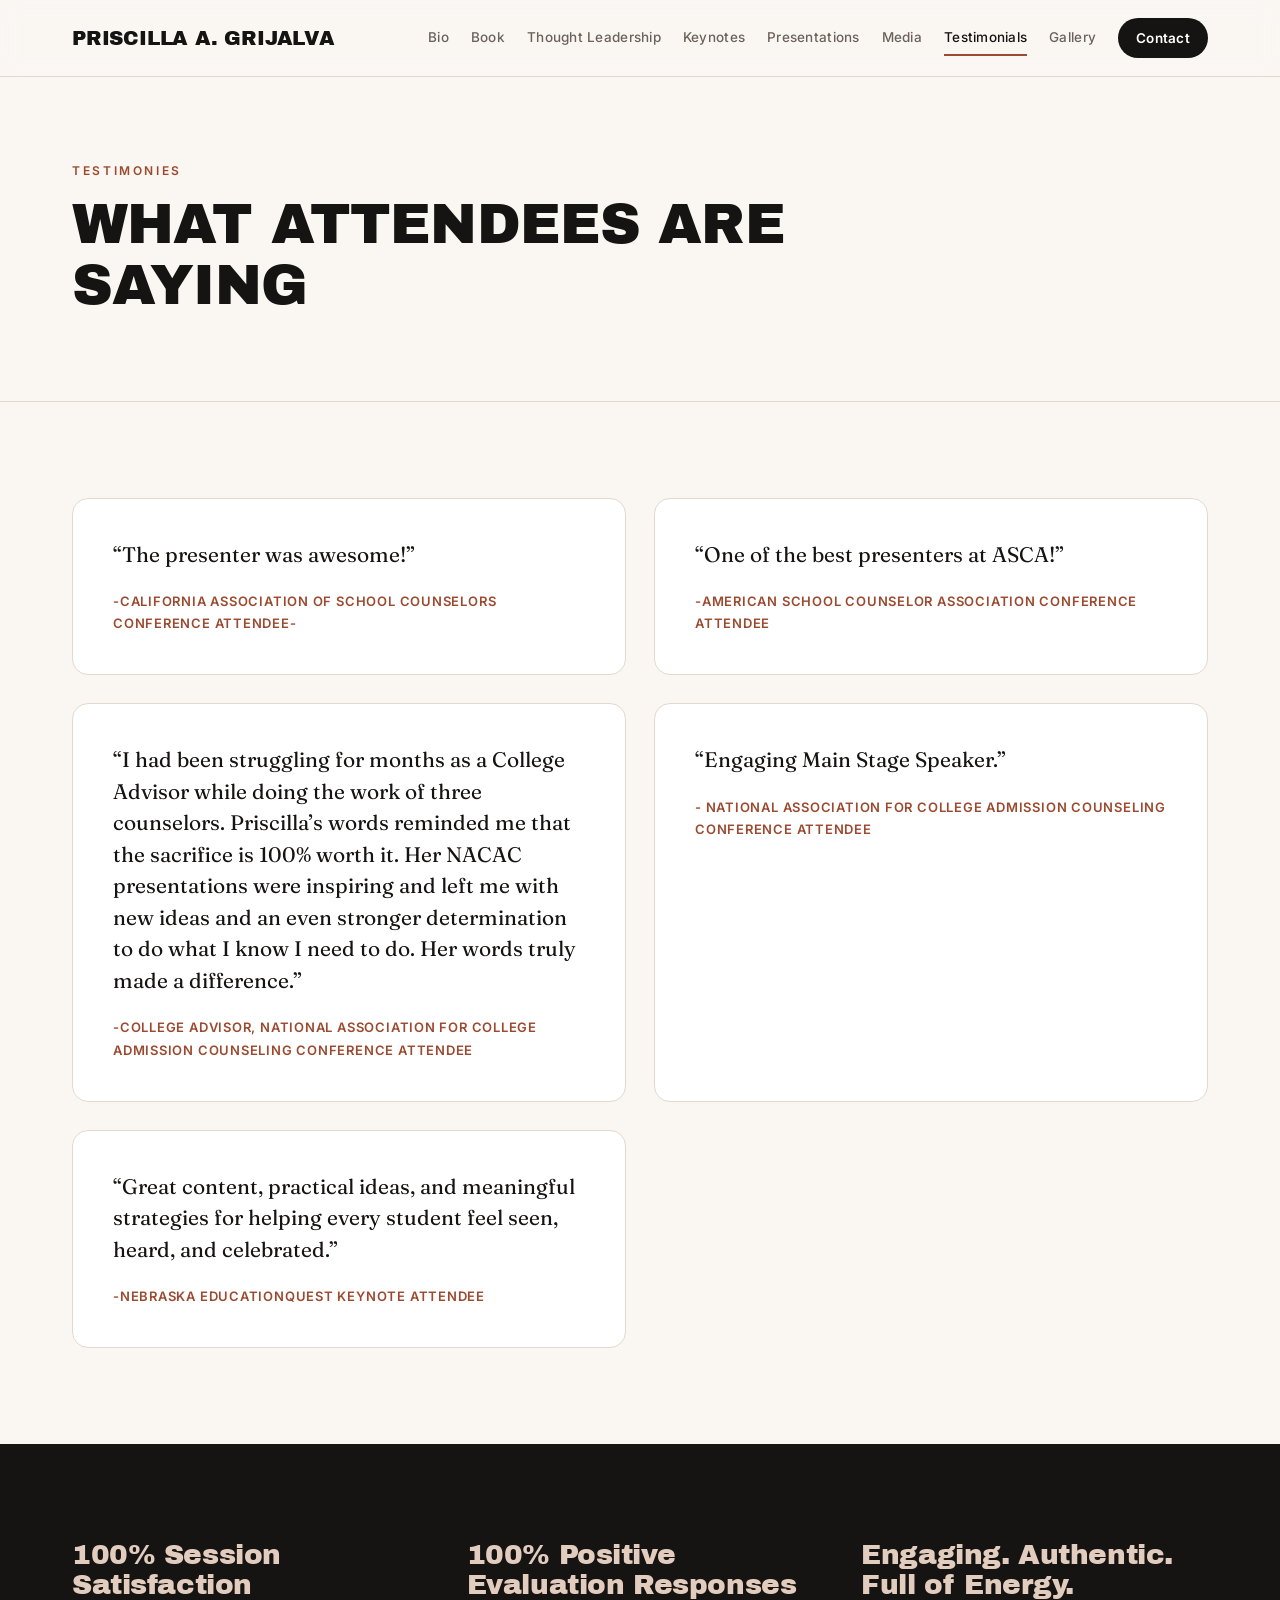
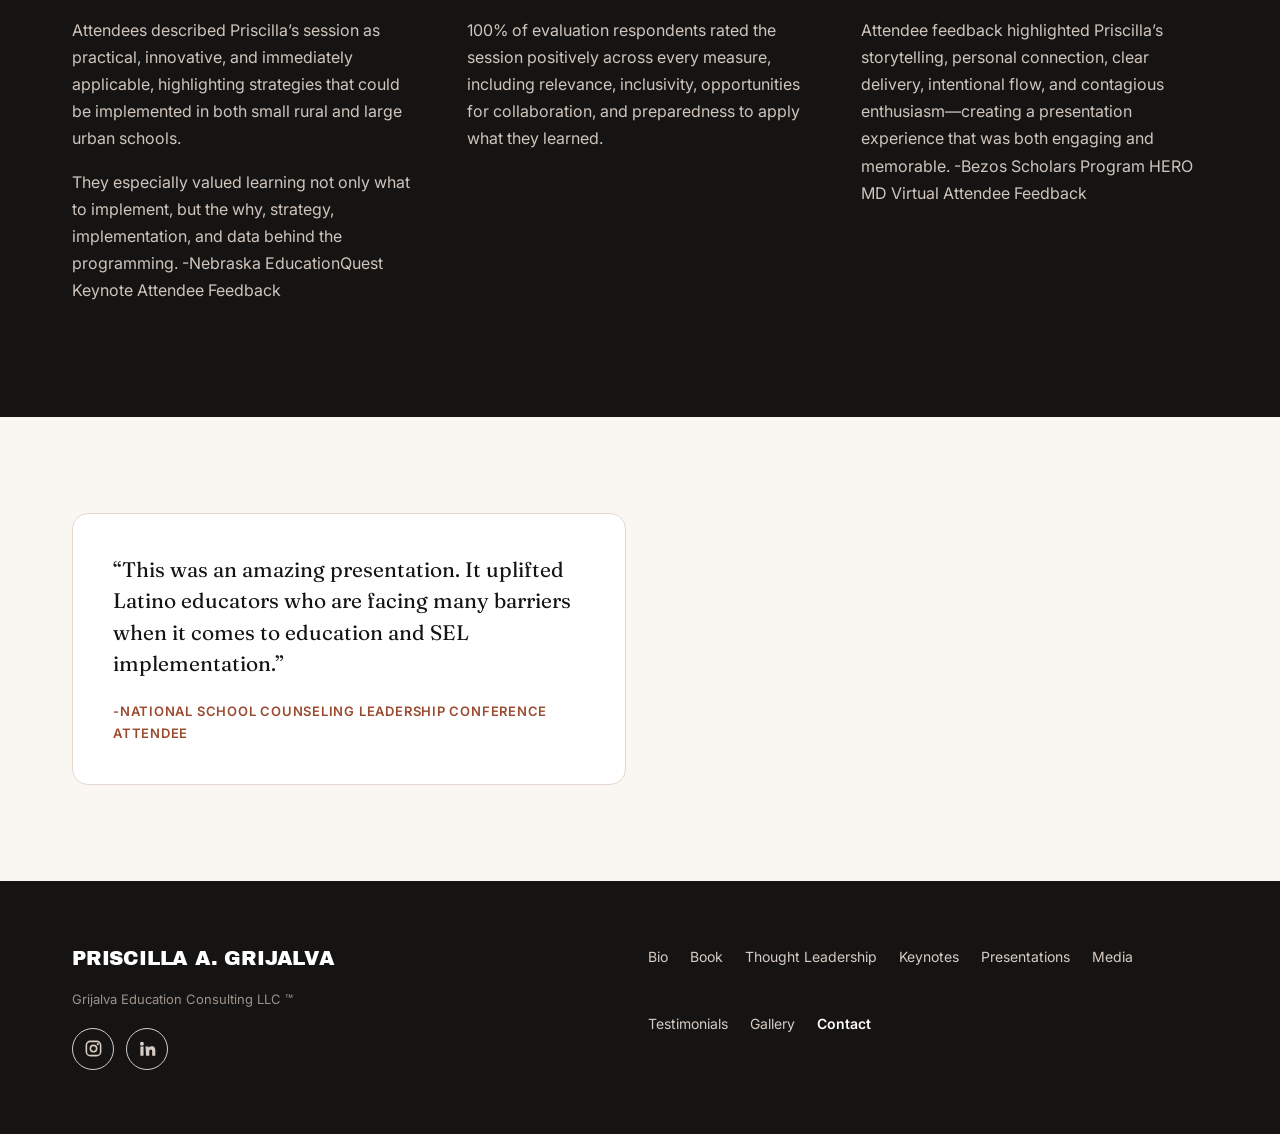
<file: reviews-and-testimonies.html>
<!doctype html><html lang="en"><head>
<script async src="https://www.googletagmanager.com/gtag/js?id=G-417RDD5NJD"></script>
<script>window.dataLayer=window.dataLayer||[];function gtag(){dataLayer.push(arguments);}gtag("js",new Date());gtag("config","G-417RDD5NJD");</script>
<meta charset="utf-8"><meta name="viewport" content="width=device-width,initial-scale=1">
<title>Testimonies — Priscilla A. Grijalva</title>
<link rel="preconnect" href="https://fonts.googleapis.com"><link rel="preconnect" href="https://fonts.gstatic.com" crossorigin>
<link href="https://fonts.googleapis.com/css2?family=Archivo+Black&family=Fraunces:ital,opsz,wght@0,9..144,400;0,9..144,600;1,9..144,400&family=Inter:wght@400;500;600&display=swap" rel="stylesheet">
<link rel="stylesheet" href="assets/css/style.css?v=r13"></head><body>
<a class="skip" href="#page">Skip to Content</a>
<header class="site-header"><div class="wrap hbar"><a class="brand" href="index.html">Priscilla A. Grijalva</a>
<button class="menu-btn" aria-label="Menu" aria-expanded="false"><span></span><span></span></button>
<nav class="nav"><a href="bio.html">Bio</a><a href="book.html">Book</a><a href="media.html">Thought Leadership</a><a href="speaking-1.html">Keynotes</a><a href="presentations-and-workshops.html">Presentations</a><a href="media-1.html">Media</a><a href="reviews-and-testimonies.html" aria-current=page>Testimonials</a><a href="gallery.html">Gallery</a><a href="contact.html" class=nav-cta>Contact</a></nav></div></header>
<main id="page"><section class="phero"><div class="wrap"><p class="kicker">Testimonies</p><h1>What Attendees Are Saying</h1></div></section>
<section class="band"><div class="wrap quotes">
<figure class="quote"><blockquote>“The presenter was awesome!”</blockquote><figcaption>-California Association of School Counselors Conference Attendee-</figcaption></figure>
<figure class="quote"><blockquote>“One of the best presenters at ASCA!”</blockquote><figcaption>-American School Counselor Association Conference Attendee</figcaption></figure>
<figure class="quote"><blockquote>“I had been struggling for months as a College Advisor while doing the work of three counselors. Priscilla’s words reminded me that the sacrifice is 100% worth it. Her NACAC presentations were inspiring and left me with new ideas and an even stronger determination to do what I know I need to do. Her words truly made a difference.”</blockquote><figcaption>-College Advisor, National Association for College Admission Counseling Conference Attendee</figcaption></figure>
<figure class="quote"><blockquote>“Engaging Main Stage Speaker.”</blockquote><figcaption>- National Association for College Admission Counseling Conference Attendee</figcaption></figure>
<figure class="quote"><blockquote>“Great content, practical ideas, and meaningful strategies for helping every student feel seen, heard, and celebrated.”</blockquote><figcaption>-Nebraska EducationQuest Keynote Attendee</figcaption></figure>
</div></section>
<section class="band dark"><div class="wrap stats">
<div><h2>100% Session Satisfaction</h2><p>Attendees described Priscilla’s session as practical, innovative, and immediately applicable, highlighting strategies that could be implemented in both small rural and large urban schools.</p><p>They especially valued learning not only what to implement, but the why, strategy, implementation, and data behind the programming. -Nebraska EducationQuest Keynote Attendee Feedback</p></div>
<div><h2>100% Positive Evaluation Responses</h2><p>100% of evaluation respondents rated the session positively across every measure, including relevance, inclusivity, opportunities for collaboration, and preparedness to apply what they learned.</p></div>
<div><h2>Engaging. Authentic. Full of Energy.</h2><p>Attendee feedback highlighted Priscilla’s storytelling, personal connection, clear delivery, intentional flow, and contagious enthusiasm—creating a presentation experience that was both engaging and memorable. -Bezos Scholars Program HERO MD Virtual Attendee Feedback</p></div>
</div></section>
<section class="band"><div class="wrap quotes">
<figure class="quote"><blockquote>“This was an amazing presentation. It uplifted Latino educators who are facing many barriers when it comes to education and SEL implementation.”</blockquote><figcaption>-National School Counseling Leadership Conference Attendee</figcaption></figure>
</div></section></main>
<footer class="site-footer"><div class="wrap fgrid"><div><a class="brand light" href="index.html">Priscilla A. Grijalva</a><p class="fine">Grijalva Education Consulting LLC ™</p><div class="social"><a href="https://www.instagram.com/grijalvaeducation/" aria-label="Instagram" target="_blank" rel="noopener"><svg viewBox="0 0 24 24" aria-hidden="true"><rect x="3" y="3" width="18" height="18" rx="5" fill="none" stroke="currentColor" stroke-width="2"/><circle cx="12" cy="12" r="4" fill="none" stroke="currentColor" stroke-width="2"/><circle cx="17.5" cy="6.5" r="1.3" fill="currentColor"/></svg></a><a href="https://www.linkedin.com/in/priscilla-grijalva-0228591a4/" aria-label="LinkedIn" target="_blank" rel="noopener"><svg viewBox="0 0 24 24" aria-hidden="true"><path fill="currentColor" d="M4.98 3.5a2.5 2.5 0 1 1 0 5 2.5 2.5 0 0 1 0-5zM3 9.5h4V21H3zM9.5 9.5h3.8v1.6h.05c.53-1 1.83-2.05 3.77-2.05 4.03 0 4.78 2.65 4.78 6.1V21h-4v-5.1c0-1.22-.02-2.79-1.7-2.79-1.7 0-1.96 1.33-1.96 2.7V21h-4z"/></svg></a></div></div>
<nav class="fnav"><a href="bio.html">Bio</a><a href="book.html">Book</a><a href="media.html">Thought Leadership</a><a href="speaking-1.html">Keynotes</a><a href="presentations-and-workshops.html">Presentations</a><a href="media-1.html">Media</a><a href="reviews-and-testimonies.html" aria-current=page>Testimonials</a><a href="gallery.html">Gallery</a><a href="contact.html" class=nav-cta>Contact</a></nav></div></footer>
<script src="assets/js/main.js"></script></body></html>
</file>
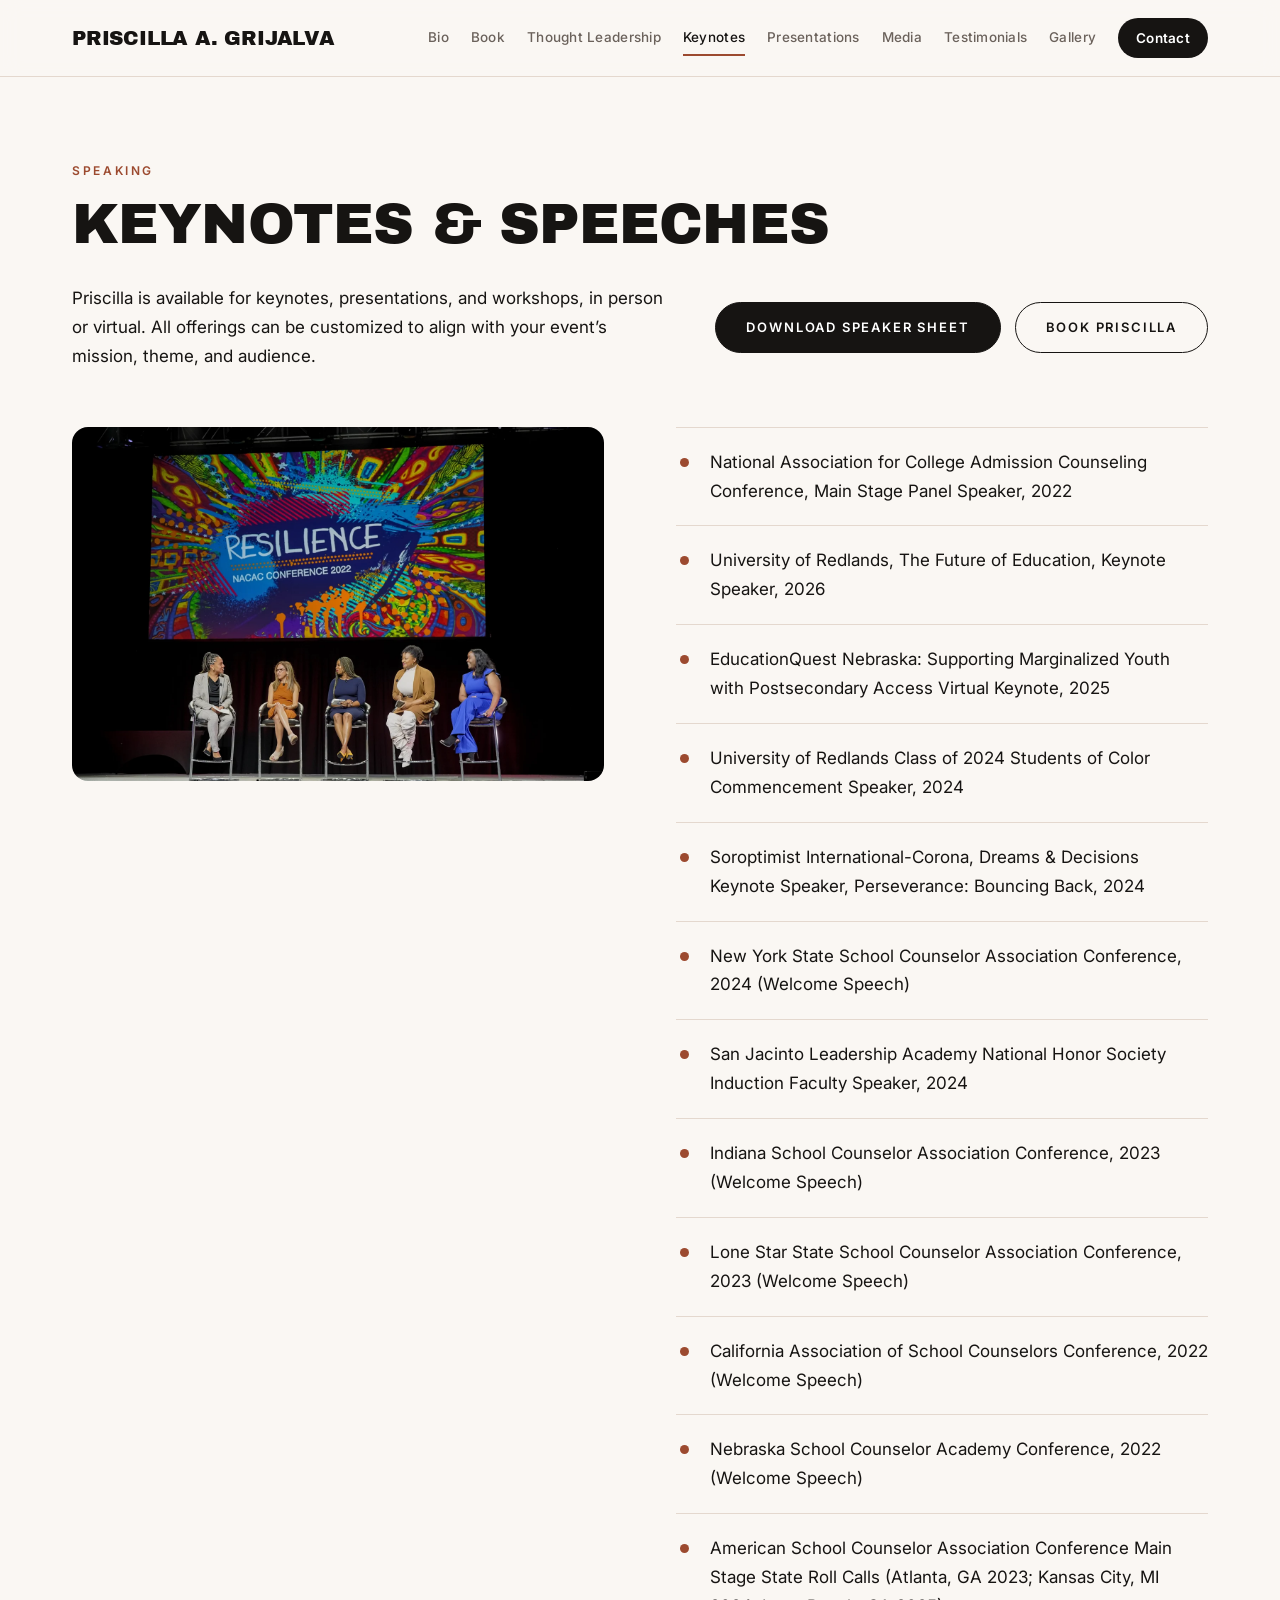
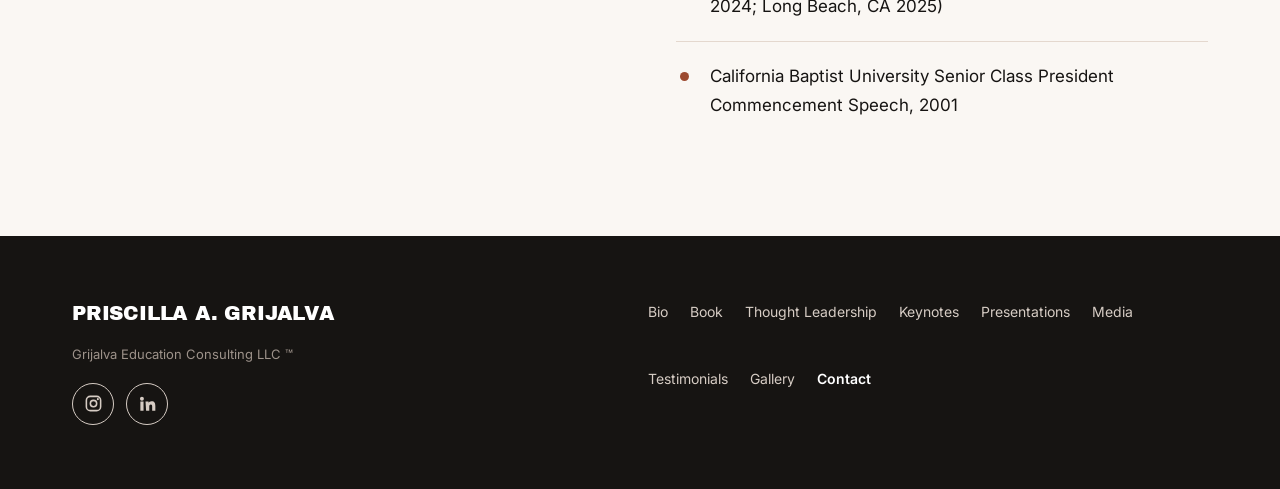
<file: speaking-1.html>
<!doctype html><html lang="en"><head>
<script async src="https://www.googletagmanager.com/gtag/js?id=G-417RDD5NJD"></script>
<script>window.dataLayer=window.dataLayer||[];function gtag(){dataLayer.push(arguments);}gtag("js",new Date());gtag("config","G-417RDD5NJD");</script>
<meta charset="utf-8"><meta name="viewport" content="width=device-width,initial-scale=1">
<title>Keynotes &amp; Speeches — Priscilla A. Grijalva</title>
<link rel="preconnect" href="https://fonts.googleapis.com"><link rel="preconnect" href="https://fonts.gstatic.com" crossorigin>
<link href="https://fonts.googleapis.com/css2?family=Archivo+Black&family=Fraunces:ital,opsz,wght@0,9..144,400;0,9..144,600;1,9..144,400&family=Inter:wght@400;500;600&display=swap" rel="stylesheet">
<link rel="stylesheet" href="assets/css/style.css?v=r14"></head><body>
<a class="skip" href="#page">Skip to Content</a>
<header class="site-header"><div class="wrap hbar"><a class="brand" href="index.html">Priscilla A. Grijalva</a>
<button class="menu-btn" aria-label="Menu" aria-expanded="false"><span></span><span></span></button>
<nav class="nav"><a href="bio.html">Bio</a><a href="book.html">Book</a><a href="media.html">Thought Leadership</a><a href="speaking-1.html" aria-current=page>Keynotes</a><a href="presentations-and-workshops.html">Presentations</a><a href="media-1.html">Media</a><a href="reviews-and-testimonies.html">Testimonials</a><a href="gallery.html">Gallery</a><a href="contact.html" class=nav-cta>Contact</a></nav></div></header>
<main id="page"><section class="phero nobar"><div class="wrap"><p class="kicker">Speaking</p><h1>Keynotes &amp; Speeches</h1><div class="booking"><p>Priscilla is available for keynotes, presentations, and workshops, in person or virtual. All offerings can be customized to align with your event’s mission, theme, and&nbsp;audience.</p><div class="btns"><a class="btn" href="assets/docs/priscilla-grijalva-speaker-sheet.pdf" download>Download Speaker Sheet</a><a class="btn ghost" href="contact.html">Book Priscilla</a></div></div></div></section>
<section class="band" style="padding-top:48px"><div class="wrap split top"><div class="split-img"><img src="assets/img/c4585497-pix3.jpg" alt=""></div>
<ol class="timeline"><li>National Association for College Admission Counseling Conference, Main Stage Panel Speaker, 2022</li><li>University of Redlands, The Future of Education, Keynote Speaker, 2026</li><li>EducationQuest Nebraska: Supporting Marginalized Youth with Postsecondary Access Virtual Keynote, 2025</li><li>University of Redlands Class of 2024 Students of Color Commencement Speaker, 2024</li><li>Soroptimist International-Corona, Dreams &amp; Decisions Keynote Speaker, Perseverance: Bouncing Back, 2024</li><li>New York State School Counselor Association Conference, 2024 (Welcome Speech)</li><li>San Jacinto Leadership Academy National Honor Society Induction Faculty Speaker, 2024</li><li>Indiana School Counselor Association Conference, 2023 (Welcome Speech)</li><li>Lone Star State School Counselor Association Conference, 2023 (Welcome Speech)</li><li>California Association of School Counselors Conference, 2022 (Welcome Speech)</li><li>Nebraska School Counselor Academy Conference, 2022 (Welcome Speech)</li><li>American School Counselor Association Conference Main Stage State Roll Calls (Atlanta, GA 2023; Kansas City, MI 2024; Long Beach, CA 2025)</li><li>California Baptist University Senior Class President Commencement Speech, 2001</li></ol></div></section></main>
<footer class="site-footer"><div class="wrap fgrid"><div><a class="brand light" href="index.html">Priscilla A. Grijalva</a><p class="fine">Grijalva Education Consulting LLC ™</p><div class="social"><a href="https://www.instagram.com/grijalvaeducation/" aria-label="Instagram" target="_blank" rel="noopener"><svg viewBox="0 0 24 24" aria-hidden="true"><rect x="3" y="3" width="18" height="18" rx="5" fill="none" stroke="currentColor" stroke-width="2"/><circle cx="12" cy="12" r="4" fill="none" stroke="currentColor" stroke-width="2"/><circle cx="17.5" cy="6.5" r="1.3" fill="currentColor"/></svg></a><a href="https://www.linkedin.com/in/priscilla-grijalva-0228591a4/" aria-label="LinkedIn" target="_blank" rel="noopener"><svg viewBox="0 0 24 24" aria-hidden="true"><path fill="currentColor" d="M4.98 3.5a2.5 2.5 0 1 1 0 5 2.5 2.5 0 0 1 0-5zM3 9.5h4V21H3zM9.5 9.5h3.8v1.6h.05c.53-1 1.83-2.05 3.77-2.05 4.03 0 4.78 2.65 4.78 6.1V21h-4v-5.1c0-1.22-.02-2.79-1.7-2.79-1.7 0-1.96 1.33-1.96 2.7V21h-4z"/></svg></a></div></div>
<nav class="fnav"><a href="bio.html">Bio</a><a href="book.html">Book</a><a href="media.html">Thought Leadership</a><a href="speaking-1.html" aria-current=page>Keynotes</a><a href="presentations-and-workshops.html">Presentations</a><a href="media-1.html">Media</a><a href="reviews-and-testimonies.html">Testimonials</a><a href="gallery.html">Gallery</a><a href="contact.html" class=nav-cta>Contact</a></nav></div></footer>
<script src="assets/js/main.js"></script></body></html>
</file>
<file: assets/css/style.css>
:root{--ink:#161412;--paper:#faf7f3;--blush:#ecdcd0;--sand:#e1ccbe;--clay:#9c4a2f;--muted:#6b625b;--line:#e4d8ce;
--disp:"Archivo Black",system-ui,sans-serif;--serif:"Fraunces",Georgia,serif;--sans:"Inter",system-ui,sans-serif}
*{box-sizing:border-box}html{scroll-behavior:smooth}
body{margin:0;background:var(--paper);color:var(--ink);font:400 17px/1.7 var(--sans);-webkit-font-smoothing:antialiased}
img{max-width:100%;display:block}a{color:inherit}
.wrap{max-width:1200px;margin:0 auto;padding:0 32px}
.skip{position:absolute;left:-999px}.skip:focus{left:12px;top:12px;background:#fff;padding:8px;z-index:99}
.site-header{position:sticky;top:0;z-index:50;background:rgba(250,247,243,.92);backdrop-filter:blur(10px);border-bottom:1px solid var(--line)}
.hbar{display:flex;align-items:center;justify-content:space-between;height:76px}
.brand{font:400 20px/1 var(--disp);text-decoration:none;letter-spacing:-.01em;text-transform:uppercase}
.nav{display:flex;gap:22px}.nav a{font-size:13.5px;font-weight:500;text-decoration:none;color:var(--muted);letter-spacing:.02em;padding:6px 0;border-bottom:2px solid transparent}
.nav a:hover,.nav a[aria-current]{color:var(--ink);border-color:var(--clay)}
.nav a.nav-cta{background:var(--ink);color:#fff;border:0;border-radius:999px;padding:9px 18px;font-weight:600}.nav a.nav-cta:hover,.nav a.nav-cta[aria-current]{background:var(--clay);color:#fff}.nav{align-items:center}
.menu-btn{display:none;background:none;border:0;width:40px;height:40px;cursor:pointer;flex-direction:column;justify-content:center;gap:7px}
.menu-btn span{display:block;height:2px;background:var(--ink);transition:.3s}
.kicker{font:600 12px/1 var(--sans);letter-spacing:.22em;text-transform:uppercase;color:var(--clay);margin:0 0 18px}
h1,h2,h3{font-family:var(--disp);font-weight:400;letter-spacing:-.015em;line-height:1.08;margin:0 0 .5em}
.hero{padding:72px 0 88px}.hero-grid{display:grid;grid-template-columns:1.1fr .9fr;gap:64px;align-items:center}
.hero h1{font-size:clamp(40px,5.6vw,84px);text-transform:uppercase}
.tagline{font:italic 400 clamp(19px,2vw,24px)/1.45 var(--serif);color:var(--muted);max-width:30ch;margin:0 0 36px}
.hero-img img{width:100%;border-radius:220px 220px 16px 16px;background:var(--sand);object-fit:cover}
.btns{display:flex;gap:14px;flex-wrap:wrap;margin-top:28px}
.btn{display:inline-block;background:var(--ink);color:#fff;text-decoration:none;font:600 13px/1 var(--sans);letter-spacing:.14em;text-transform:uppercase;padding:18px 30px;border-radius:999px;border:1.5px solid var(--ink);transition:.25s;cursor:pointer}
.btn:hover{background:var(--clay);border-color:var(--clay)}.btn.ghost{background:transparent;color:var(--ink)}.btn.ghost:hover{color:#fff}
.btn.light{background:var(--sand);color:var(--ink);border-color:var(--sand)}.btn.light:hover{background:#cdb3a1;border-color:#cdb3a1;color:var(--ink)}
.band{padding:96px 0}.band.blush{background:var(--blush)}.band.dark{background:var(--ink);color:#f3ece6}.band.follow{padding-top:0}
.split{display:grid;grid-template-columns:1fr 1fr;gap:72px;align-items:center}.split.top{align-items:start}
.split-img img{border-radius:16px;width:100%;object-fit:cover}.split.top .split-img{position:sticky;top:110px}
.big{font:400 clamp(19px,1.7vw,23px)/1.6 var(--serif)}
.videos{display:grid;grid-template-columns:repeat(2,minmax(0,1fr));gap:32px;max-width:960px;align-items:start}
.vid{position:relative;border-radius:14px;overflow:hidden;background:#000;aspect-ratio:16/9;box-shadow:0 18px 36px -24px rgba(22,20,18,.45)}
.vid iframe{position:absolute;inset:0;width:100%;height:100%;border:0}
figure{margin:0}.videos figcaption{margin-top:14px;font-weight:500;font-size:15px}.videos figcaption a{text-decoration:none;border-bottom:1px solid var(--clay)}
.cta{text-align:center;max-width:820px}.cta h2{font-size:clamp(30px,3.8vw,50px);text-transform:uppercase}.cta p{font:400 20px/1.6 var(--serif);color:#d6ccc4;margin:0 0 36px}
.phero{padding:88px 0 56px;border-bottom:1px solid var(--line)}.phero h1{font-size:clamp(32px,4.4vw,60px);text-transform:uppercase;max-width:22ch}
.phero .lede,.phero .lede a{font:italic 400 21px/1.55 var(--serif);color:var(--muted);max-width:60ch;margin:0;text-decoration:none}
.bio{display:grid;grid-template-columns:340px 1fr;gap:72px;align-items:start}.bio-side{position:sticky;top:110px}
.portrait{border-radius:180px 180px 16px 16px;width:100%}.li-link{display:inline-block;margin-top:20px}.li-link img{width:40px}
.prose p{margin:0 0 1.3em;max-width:68ch}.prose h3{font-size:26px;margin-top:1.4em}
.sec{font-size:clamp(24px,3vw,38px);margin-bottom:40px}
.awards{list-style:none;margin:0;padding:0;display:grid;grid-template-columns:1fr 1fr;gap:0 56px}
.awards li{display:grid;grid-template-columns:150px 1fr;gap:18px;padding:18px 0;border-top:1px solid rgba(22,20,18,.14)}
.yr{font:400 15px/1.5 var(--disp);color:var(--clay)}
.cols3{display:grid;grid-template-columns:repeat(3,1fr);gap:28px}
.card{background:#fff;border:1px solid var(--line);border-radius:16px;padding:36px}.card h3{font-size:16px;letter-spacing:.06em;color:var(--clay)}
.clean{list-style:none;margin:0;padding:0}.clean li{padding:12px 0;border-top:1px solid var(--line);font-size:15.5px}
.timeline{list-style:none;margin:0;padding:0;counter-reset:t}.timeline li{position:relative;padding:20px 0 20px 34px;border-top:1px solid var(--line)}
.timeline li:before{content:"";position:absolute;left:4px;top:30px;width:9px;height:9px;border-radius:50%;background:var(--clay)}
.timeline.two{columns:2;column-gap:64px}.timeline.two li{break-inside:avoid;font-size:15.5px}
.book{display:grid;grid-template-columns:420px 1fr;gap:80px;align-items:start}.cover{position:sticky;top:110px}.cover img{border-radius:6px;box-shadow:0 30px 60px -20px rgba(22,20,18,.45)}
.checks{list-style:none;padding:0;margin:0 0 1.6em}.checks li{padding:10px 0 10px 32px;position:relative;border-bottom:1px solid var(--line)}
.checks li:before{content:"";position:absolute;left:0;top:19px;width:14px;height:8px;border-left:2px solid var(--clay);border-bottom:2px solid var(--clay);transform:rotate(-45deg)}
.tiles{display:grid;grid-template-columns:repeat(3,1fr);gap:32px}
.tile{text-decoration:none;display:block;background:#fff;border:1px solid var(--line);border-radius:16px;overflow:hidden;transition:.3s}
.tile:hover{transform:translateY(-4px);box-shadow:0 20px 40px -24px rgba(22,20,18,.35)}
.thumb{aspect-ratio:4/3;background:var(--blush);display:flex;align-items:center;justify-content:center}.thumb img{width:100%;height:100%;object-fit:contain}
.tile p{margin:0;padding:18px 22px;font-weight:500;font-size:15px;border-top:1px solid var(--line)}
.quotes{display:grid;grid-template-columns:repeat(2,1fr);gap:28px}
.quote{background:#fff;border:1px solid var(--line);border-radius:16px;padding:40px}.quote blockquote{margin:0 0 20px;font:400 21px/1.5 var(--serif)}
.quote figcaption{font-size:13px;letter-spacing:.06em;text-transform:uppercase;color:var(--clay);font-weight:600}
.stats{display:grid;grid-template-columns:repeat(3,1fr);gap:48px}.stats h2{font-size:28px;color:var(--sand)}.stats p{color:#cfc5bd;font-size:16px}
.masonry{columns:3;column-gap:20px}.gimg{display:block;margin-bottom:20px;border-radius:12px;overflow:hidden}.gimg img{width:100%;transition:.5s}.gimg:hover img{transform:scale(1.03)}
.display{font-size:clamp(28px,3.4vw,46px);text-transform:uppercase}
.form{display:grid;gap:18px;margin-top:36px}.form .row{display:grid;grid-template-columns:1fr 1fr;gap:18px}
.form label{display:grid;gap:8px;font-size:13px;font-weight:600;letter-spacing:.08em;text-transform:uppercase}
.form input,.form textarea{font:inherit;text-transform:none;letter-spacing:0;font-weight:400;padding:14px 16px;border:1px solid #d4c5b8;border-radius:10px;background:#fff}
.form button{justify-self:start}
.site-footer{background:var(--ink);color:#d6ccc4;padding:64px 0}.fgrid{display:flex;justify-content:space-between;gap:40px;flex-wrap:wrap}
.brand.light{color:#fff}.fine{font-size:13px;color:#9d928a;margin:14px 0 0}.fnav{display:flex;flex-wrap:wrap;gap:10px 22px;max-width:560px}.fnav a{text-decoration:none;font-size:14px}.fnav a:hover{color:#fff}
@media(max-width:1100px){.nav{gap:14px}.nav a{font-size:12.5px}}
@media(max-width:960px){
.menu-btn{display:flex}.nav{position:fixed;inset:76px 0 auto 0;background:var(--paper);flex-direction:column;gap:0;padding:12px 32px 28px;border-bottom:1px solid var(--line);display:none}
.nav.open{display:flex}.nav{align-items:stretch}.nav a{font-size:18px;padding:12px 0;border-bottom:1px solid var(--line)}.nav a.nav-cta{margin-top:16px;text-align:center;padding:14px 18px;border-bottom:0}
.hero-grid,.split,.bio,.book,.stats{grid-template-columns:1fr;gap:40px}
.bio-side,.cover,.split.top .split-img{position:static}.bio-side{max-width:300px}.cover{max-width:340px}
.awards,.quotes,.cols3{grid-template-columns:1fr}.tiles{grid-template-columns:1fr 1fr}.timeline.two{columns:1}.masonry{columns:2}}
@media(max-width:560px){body{font-size:16px}.wrap{padding:0 22px}.band{padding:64px 0}.hero{padding:40px 0 64px}.phero{padding:56px 0 36px}
.tiles,.videos{grid-template-columns:1fr}.awards li{grid-template-columns:1fr;gap:4px}.form .row{grid-template-columns:1fr}.masonry{columns:1}.quote,.card{padding:28px}}
.fnav a.nav-cta{color:#fff;font-weight:600}
.card h3.ih{display:flex;align-items:center;gap:10px;line-height:1.35;text-align:left}.card h3.ih .ico{flex:0 0 auto;width:20px;height:20px;display:block;margin:0}.card h3.ih span{display:block;flex:1 1 auto;min-width:0}

.feature-vid{display:grid;grid-template-columns:2fr 3fr;gap:48px;align-items:center}.fv-text p{font-size:19px;margin:0 0 24px}
@media(max-width:760px){.feature-vid{grid-template-columns:1fr;gap:24px}}
.vid-cover{position:absolute;inset:0;padding:0;border:0;background:#000;cursor:pointer}.vid-cover img{width:100%;height:100%;object-fit:cover;display:block}.vid-cover .play{position:absolute;left:50%;top:50%;width:72px;height:72px;margin:-36px 0 0 -36px;border-radius:50%;background:rgba(22,20,18,.78)}.vid-cover .play:after{content:"";position:absolute;left:29px;top:22px;border-style:solid;border-width:14px 0 14px 22px;border-color:transparent transparent transparent #fff}.vid-cover:hover .play{background:#161412}
.btn.ghost:hover{background:var(--sand);border-color:var(--sand);color:var(--ink)}
.fv-text .more-media{margin-top:22px;text-align:left}

/* r13 reviews + social */
.rv-h{font-size:clamp(28px,3.4vw,44px);text-transform:uppercase;margin-bottom:40px}
.reviews{display:grid;grid-template-columns:repeat(2,1fr);gap:28px}
.review{background:#fff;border:1px solid var(--line);border-radius:16px;padding:36px;transition:transform .3s,box-shadow .3s}
.review:hover{transform:translateY(-6px);box-shadow:0 18px 40px rgba(22,20,18,.12)}
.stars{color:#f29d38;font-size:20px;letter-spacing:3px;margin-bottom:14px}
.review h3{font-size:18px;line-height:1.3;text-wrap:balance}
.review blockquote{margin:0 0 22px;font:400 18px/1.6 var(--serif);text-wrap:pretty}
.review figcaption{display:flex;flex-direction:column;gap:4px;font-size:13px;letter-spacing:.06em;text-transform:uppercase;color:var(--clay);font-weight:600}
.review figcaption span{color:var(--muted);font-weight:500;text-transform:none;letter-spacing:0}
.social{display:flex;gap:12px;margin-top:18px}
.social a{display:inline-flex;width:42px;height:42px;border-radius:50%;align-items:center;justify-content:center;border:1.5px solid #d6ccc4;color:#d6ccc4;transition:.25s}
.social a:hover{background:var(--clay);border-color:var(--clay);color:#fff;transform:translateY(-3px)}
.social svg{width:19px;height:19px}
.social.dark a{border-color:var(--ink);color:var(--ink)}
.soc-k{margin:40px 0 0}
@media(max-width:900px){.reviews{grid-template-columns:1fr}.review{padding:28px}}
.phero.nobar{border-bottom:0;padding-bottom:8px}
.booking{display:flex;align-items:center;gap:40px;margin-top:22px}.booking p{margin:0;max-width:62ch;flex:1 1 auto}.booking .btns{margin-top:0;flex:0 0 auto;flex-wrap:nowrap}
@media(max-width:700px){.booking{flex-direction:column;align-items:flex-start;gap:20px}.booking .btns{flex-wrap:wrap}.dbr{display:none}}
</file>
